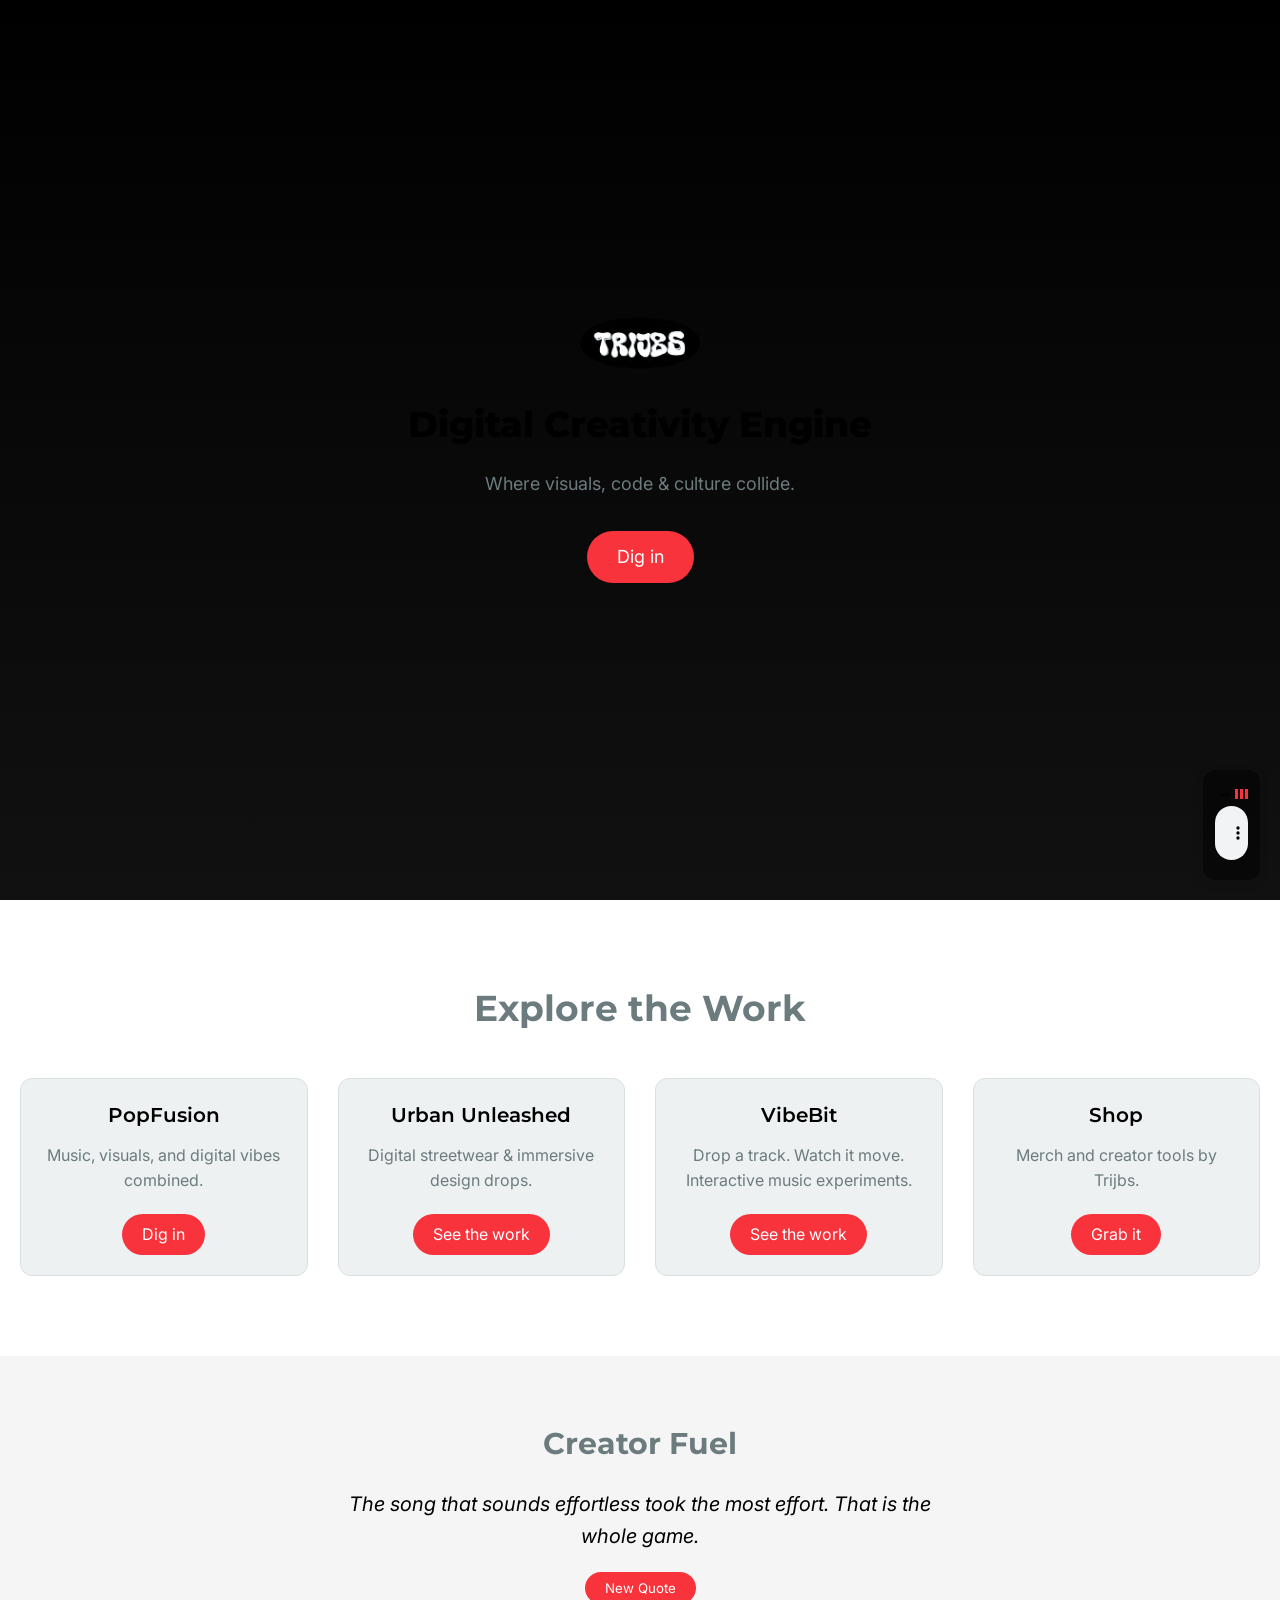
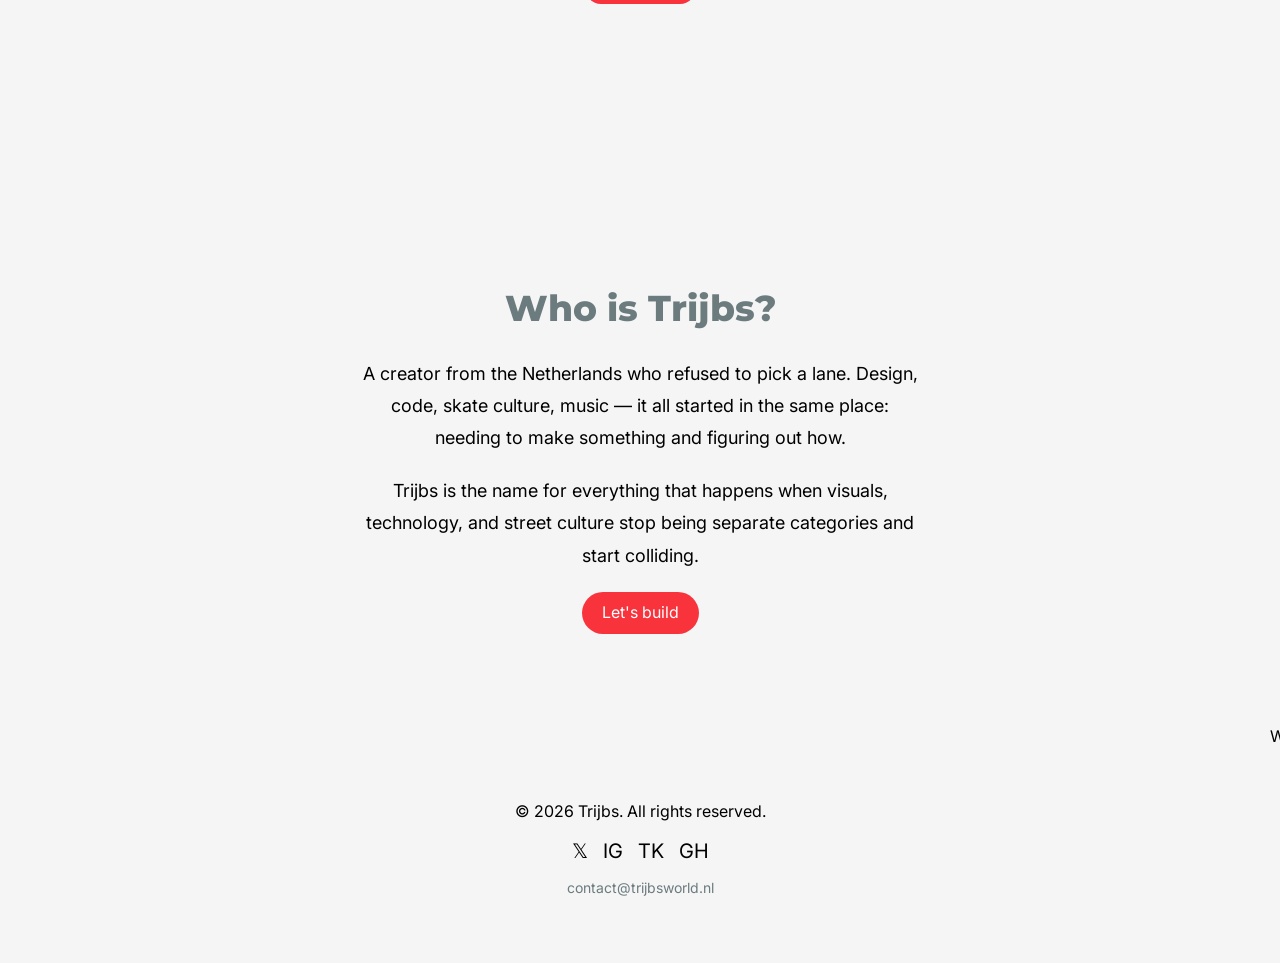
<file: index.html>
<!DOCTYPE html>
<html lang="en">
<head>
  <meta charset="UTF-8" />
  <meta name="viewport" content="width=device-width, initial-scale=1.0" />
  <title>Trijbs – Digital Creator Platform</title>

  <!-- Meta -->
  <meta name="description" content="A hub for experimental projects, creative tools, and interactive experiences by Trijbs.">
  <meta property="og:title" content="Trijbs – Digital Creator Platform" />
  <meta property="og:description" content="Explore visuals, audio, merch, and digital culture all in one place." />
  <meta property="og:image" content="https://trijbsworld.nl/logo.png" />
  <meta property="og:url" content="https://trijbsworld.nl" />
  <meta name="twitter:card" content="summary_large_image" />
  <link rel="icon" href="logo.png" type="image/png" />

  <link rel="preconnect" href="https://fonts.googleapis.com">
  <link rel="preconnect" href="https://fonts.gstatic.com" crossorigin>
  <link href="https://fonts.googleapis.com/css2?family=Inter:wght@300;400;500;600;700&family=Montserrat:wght@400;600;700;800&family=Roboto+Mono:wght@400;500&display=swap" rel="stylesheet">
  <link rel="stylesheet" href="styles.css" />
</head>
<body>
  <!-- Loader -->
  <div id="preloader">
    <img src="loader-logo.png" alt="Trijbs Loading" class="loader-logo" />
  </div>

  <!-- Fullscreen Hero -->
  <section class="fullscreen-hero">
    <div class="hero-inner">
      <img id="logo-img" src="logo.png" alt="Trijbs Logo" class="hero-logo" loading="lazy" />
      <h1>Digital Creativity Engine</h1>
      <p>Where visuals, code &amp; culture collide.</p>
      <a href="#explore" class="btn-primary">Dig in</a>
    </div>
  </section>

  <main>
    <div class="background-wrapper">
      <!-- Project Showcase -->
      <section class="grid-showcase" id="explore" aria-labelledby="projects-heading">
        <h2 id="projects-heading">Explore the Work</h2>
        <div class="grid-container">
          <div class="grid-item">
            <h3>PopFusion</h3>
            <p>Music, visuals, and digital vibes combined.</p>
            <a href="https://popfusion.trijbsworld.nl" target="_blank" rel="noopener" class="btn-secondary">Dig in</a>
          </div>
          <div class="grid-item">
            <h3>Urban Unleashed</h3>
            <p>Digital streetwear &amp; immersive design drops.</p>
            <a href="https://urban-unleashed.vercel.app" target="_blank" rel="noopener" class="btn-secondary">See the work</a>
          </div>
          <div class="grid-item">
            <h3>VibeBit</h3>
            <p>Drop a track. Watch it move. Interactive music experiments.</p>
            <a href="/vibebit/" class="btn-secondary">See the work</a>
          </div>
          <div class="grid-item">
            <h3>Shop</h3>
            <p>Merch and creator tools by Trijbs.</p>
            <a href="https://trijbs.eu/Webshop/" target="_blank" rel="noopener" class="btn-secondary">Grab it</a>
          </div>
        </div>
      </section>

      <!-- Creator Prompt -->
      <section class="quote-generator" aria-labelledby="quote-heading">
        <h2 id="quote-heading">Creator Fuel</h2>
        <blockquote id="quote-box" aria-live="polite">Loading...</blockquote>
        <button onclick="loadQuote()" class="btn-secondary">New Quote</button>
      </section>
    </div>

    <!-- About / Who is Trijbs -->
    <section class="about" id="about" aria-labelledby="about-heading">
      <div class="about-content">
        <h2 id="about-heading">Who is Trijbs?</h2>
        <p>A creator from the Netherlands who refused to pick a lane. Design, code, skate culture, music — it all started in the same place: needing to make something and figuring out how.</p>
        <p>Trijbs is the name for everything that happens when visuals, technology, and street culture stop being separate categories and start colliding.</p>
        <a href="mailto:contact@trijbsworld.nl" class="btn-secondary">Let's build</a>
      </div>
    </section>

    <!-- Text Bar -->
    <div class="text-bar" role="marquee" aria-label="Trijbs — where visuals, code & culture collide">
      <span class="marquee-text">Where visuals, code &amp; culture collide — Build something real — Create today even if it sucks — Trijbs &nbsp;&nbsp;&nbsp;&nbsp;&nbsp;&nbsp; Where visuals, code &amp; culture collide — Build something real — Create today even if it sucks — Trijbs &nbsp;&nbsp;&nbsp;&nbsp;&nbsp;&nbsp;</span>
    </div>
  </main>

  <!-- Audio Player Overlay -->
  <div class="audio-overlay" id="audioOverlay" role="region" aria-label="Audio player">
    <div class="audio-header">
      <button id="minimizeAudio" title="Toggle Audio Player" aria-label="Toggle audio player">–</button>
      <div class="equalizer" aria-hidden="true"><span></span><span></span><span></span></div>
    </div>
    <audio controls loop id="audioPlayer">
      <source src="https://cdn.pixabay.com/download/audio/2022/10/03/audio_1437c36f6e.mp3?filename=lofi-study-112191.mp3" type="audio/mpeg">
    </audio>
  </div>

  <!-- Footer -->
  <footer>
    <p>© 2026 Trijbs. All rights reserved.</p>
    <div class="social-links">
      <a href="https://twitter.com/trijbs" target="_blank" rel="noopener" class="social-icon" aria-label="Trijbs on X (Twitter)">𝕏</a>
      <a href="https://instagram.com/trijbsworld" target="_blank" rel="noopener" class="social-icon" aria-label="Trijbs on Instagram">IG</a>
      <a href="https://www.tiktok.com/@trijbs.i" target="_blank" rel="noopener" class="social-icon" aria-label="Trijbs on TikTok">TK</a>
      <a href="https://github.com/trijbs" target="_blank" rel="noopener" class="social-icon" aria-label="Trijbs on GitHub">GH</a>
    </div>
    <p class="contact-line"><a href="mailto:contact@trijbsworld.nl">contact@trijbsworld.nl</a></p>
  </footer>

  <!-- Inline: theme init (must run before body paint to prevent flash) -->
  <script>
    (function() {
      const saved = localStorage.getItem('theme');
      if (saved === 'light' || saved === 'dark') {
        document.body.classList.add(saved + '-mode');
      } else {
        const prefersLight = window.matchMedia('(prefers-color-scheme: light)').matches;
        document.body.classList.add(prefersLight ? 'light-mode' : 'dark-mode');
      }
    })();
  </script>

  <!-- Inline: core functionality -->
  <script>
    const quotes = [
      // Original
      "Design is intelligence made visible.",
      "Create something today even if it sucks.",
      "Every pixel counts. Every line speaks.",
      "Don't just code. Communicate.",
      "Good design is obvious. Great design is invisible.",
      // Design
      "Good design makes you forget someone made it. Great design makes you want to find out who.",
      "A grid is not a cage. It is a starting point you earn the right to break.",
      "The color you pick for the background matters as much as the color for the text. Everything is the design.",
      "Clients say 'make it pop.' What they mean is 'make it work.' Figure out the difference early.",
      "If your portfolio only shows your best work, it shows your least honest work.",
      // Code
      "The code you write tonight will embarrass you in six months. Ship it anyway.",
      "Commenting your code is writing a letter to yourself at 3am six weeks from now. Be kind to that person.",
      "The bug is always in the last place you look because you stop looking once you find it.",
      "Learning a new framework every month is not being versatile. It is being afraid to go deep.",
      "The best UI is the one the user does not notice. The worst is the one they screenshot.",
      // Skate / Street
      "Skating teaches you that the fall is not the failure. Stopping because you fell is.",
      "Skate spots are not public property. They are borrowed space used better than intended.",
      "The best skaters have the worst footage. They are too busy skating to film themselves.",
      "A fresh pair of shoes will not fix your kickflip. You already know that.",
      "Street culture does not have gatekeepers. It has filters. You either feel it or you do not.",
      // Music / Visual
      "A beat with room in it is more confident than one with everything filled in.",
      "The song that sounds effortless took the most effort. That is the whole game.",
      "Visuals that explain the music were not made for the music. They were made for the algorithm.",
      "Sample something obscure. Not because obscurity is cool — because it means you actually went looking.",
      "The best music video is the one playing in your head when the song hits.",
      // Trijbs originals
      "Where visuals, code and culture collide — that is not a tagline. That is a floor plan.",
      "There is no such thing as a finished project. There is only a project you stopped touching.",
      "You are not a designer who codes or a developer who designs. You are something that does not have a job title yet.",
      "The creative block is not a wall. It is a waiting room. Most people sit in it too long.",
      "Post the work before it is ready. Readiness is a feeling that never fully arrives.",
      "If your process looks clean from the outside, you are either lying or not trying hard enough.",
      "The people who will most value your work are the ones who are also building. Find them.",
      "Being early to something is only valuable if you stay long enough to be proven right.",
      "Trijbs is not a brand. It is a build log."
    ];

    function loadQuote() {
      const box = document.getElementById('quote-box');
      if (box) box.textContent = quotes[Math.floor(Math.random() * quotes.length)];
    }

    window.addEventListener('DOMContentLoaded', loadQuote);

    window.addEventListener('load', function () {
      const preloader = document.getElementById('preloader');
      if (preloader) {
        preloader.style.opacity = '0';
        preloader.style.pointerEvents = 'none';
        setTimeout(() => preloader.remove(), 600);
      }
    });

    document.addEventListener('DOMContentLoaded', () => {
      // Audio toggle
      const toggleBtn = document.getElementById('minimizeAudio');
      const audioPlayer = document.getElementById('audioPlayer');
      if (toggleBtn && audioPlayer) {
        toggleBtn.addEventListener('click', () => {
          const isHidden = audioPlayer.style.display === 'none';
          audioPlayer.style.display = isHidden ? 'block' : 'none';
          toggleBtn.textContent = isHidden ? '–' : '+';
          toggleBtn.setAttribute('aria-label', isHidden ? 'Minimize audio player' : 'Expand audio player');
        });
      }

      // Smooth scroll
      document.querySelectorAll('a[href^="#"]').forEach(anchor => {
        anchor.addEventListener('click', function(e) {
          const target = document.querySelector(this.getAttribute('href'));
          if (target) {
            e.preventDefault();
            target.scrollIntoView({ behavior: 'smooth' });
          }
        });
      });
    });
  </script>

  <!-- Personality & Easter Eggs -->
  <script src="trijbs.js" defer></script>
</body>
</html>
</file>
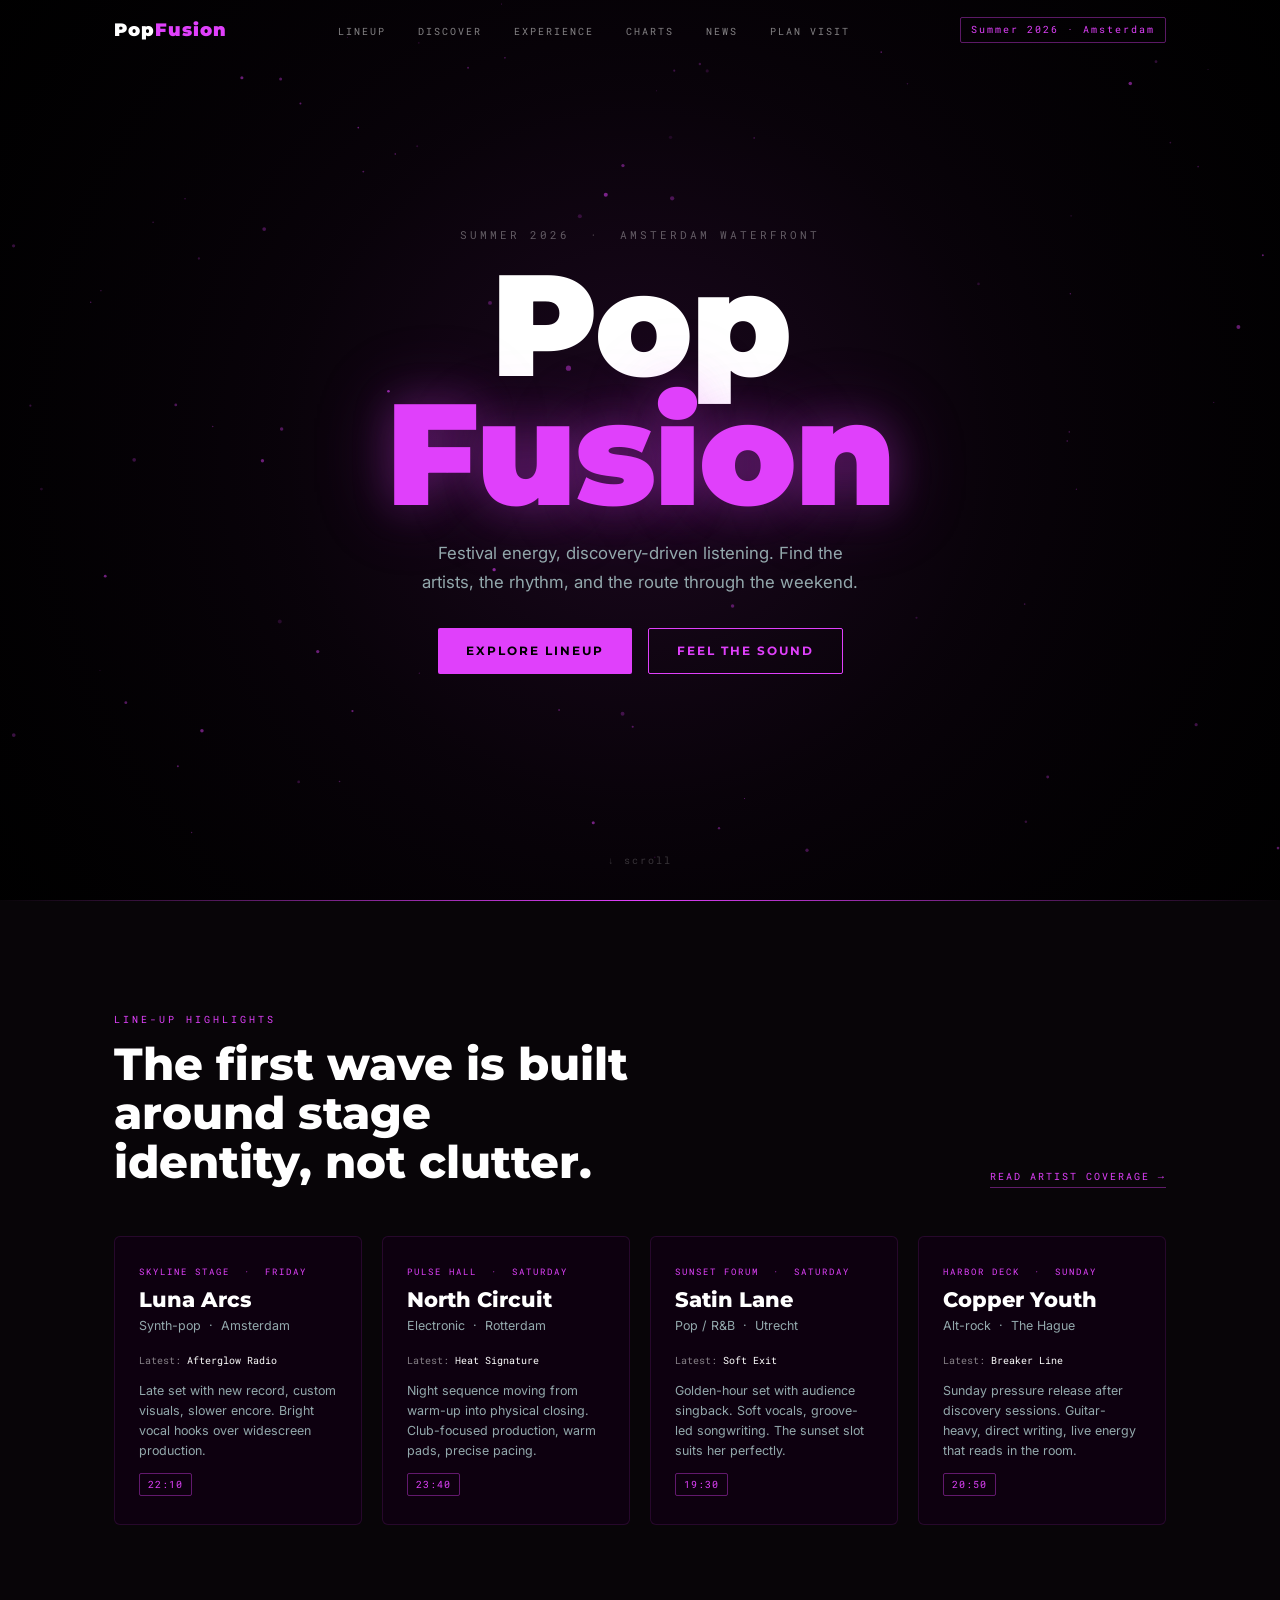
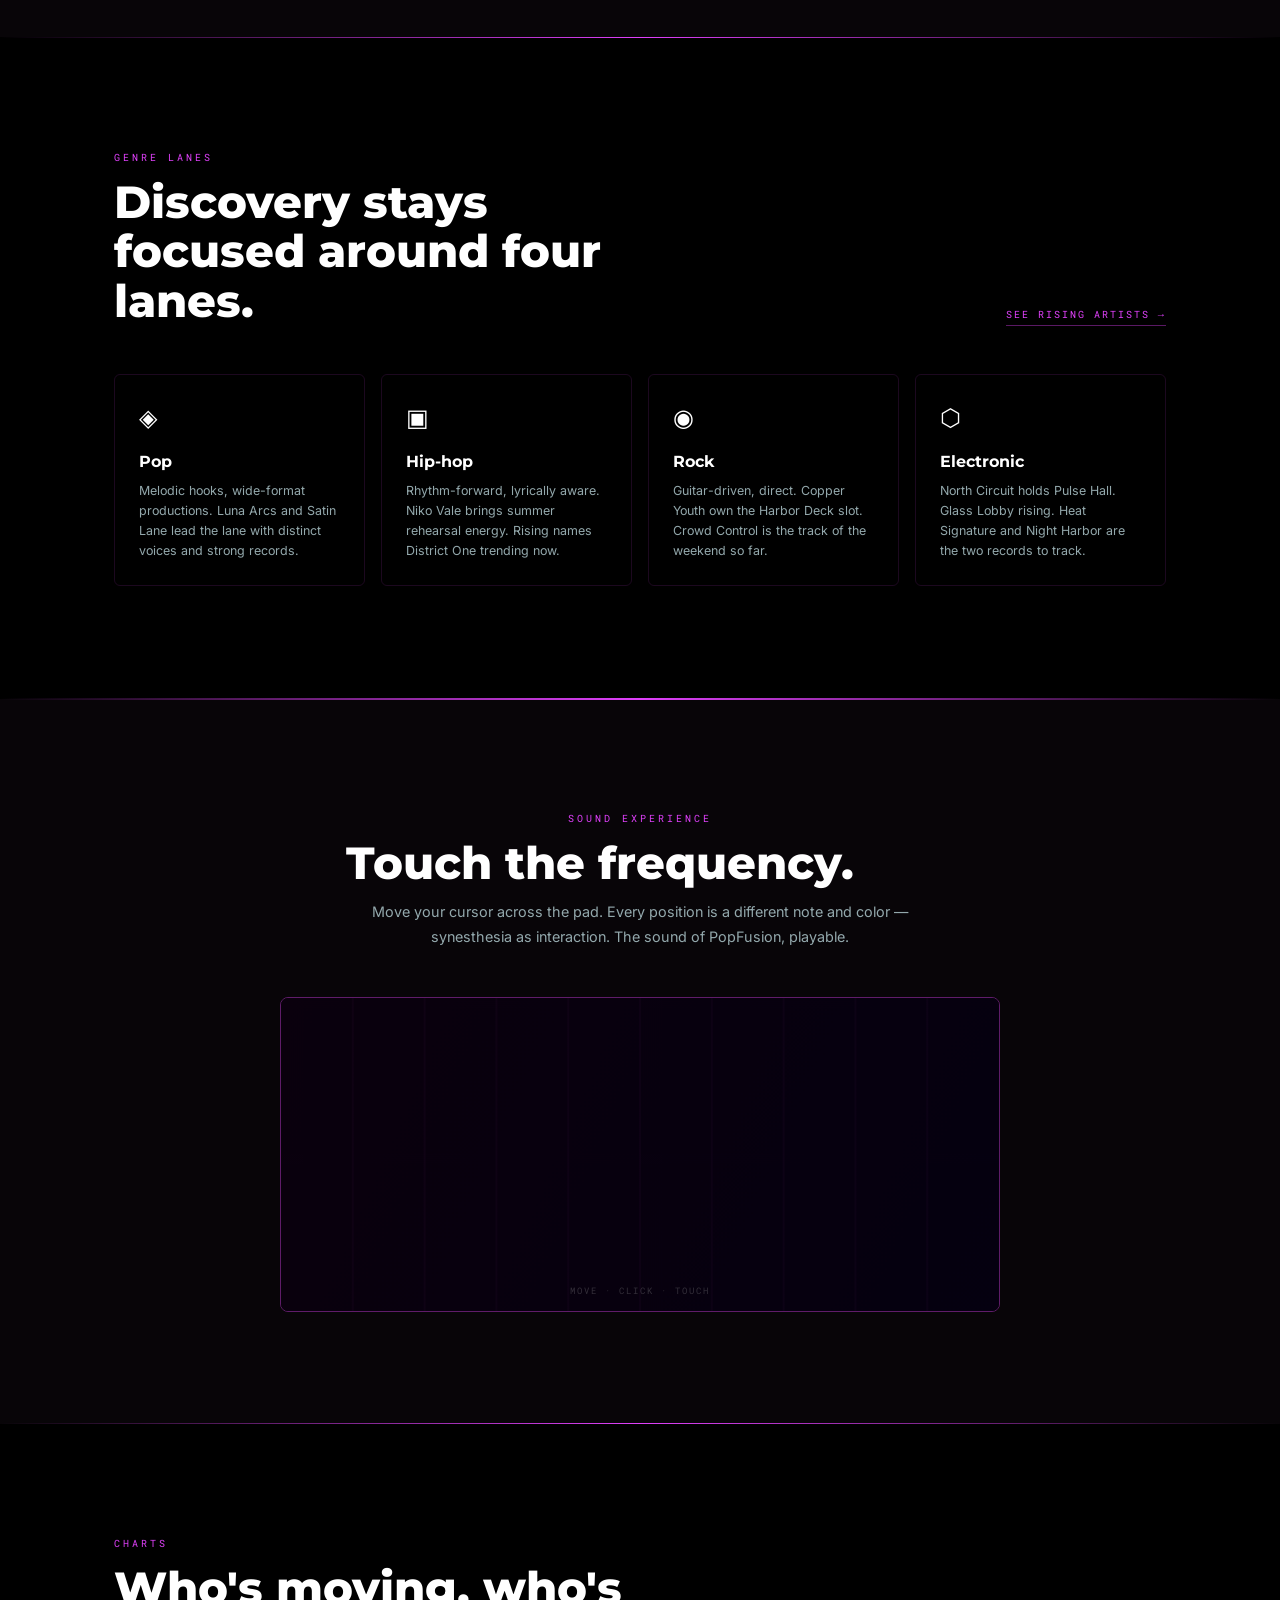
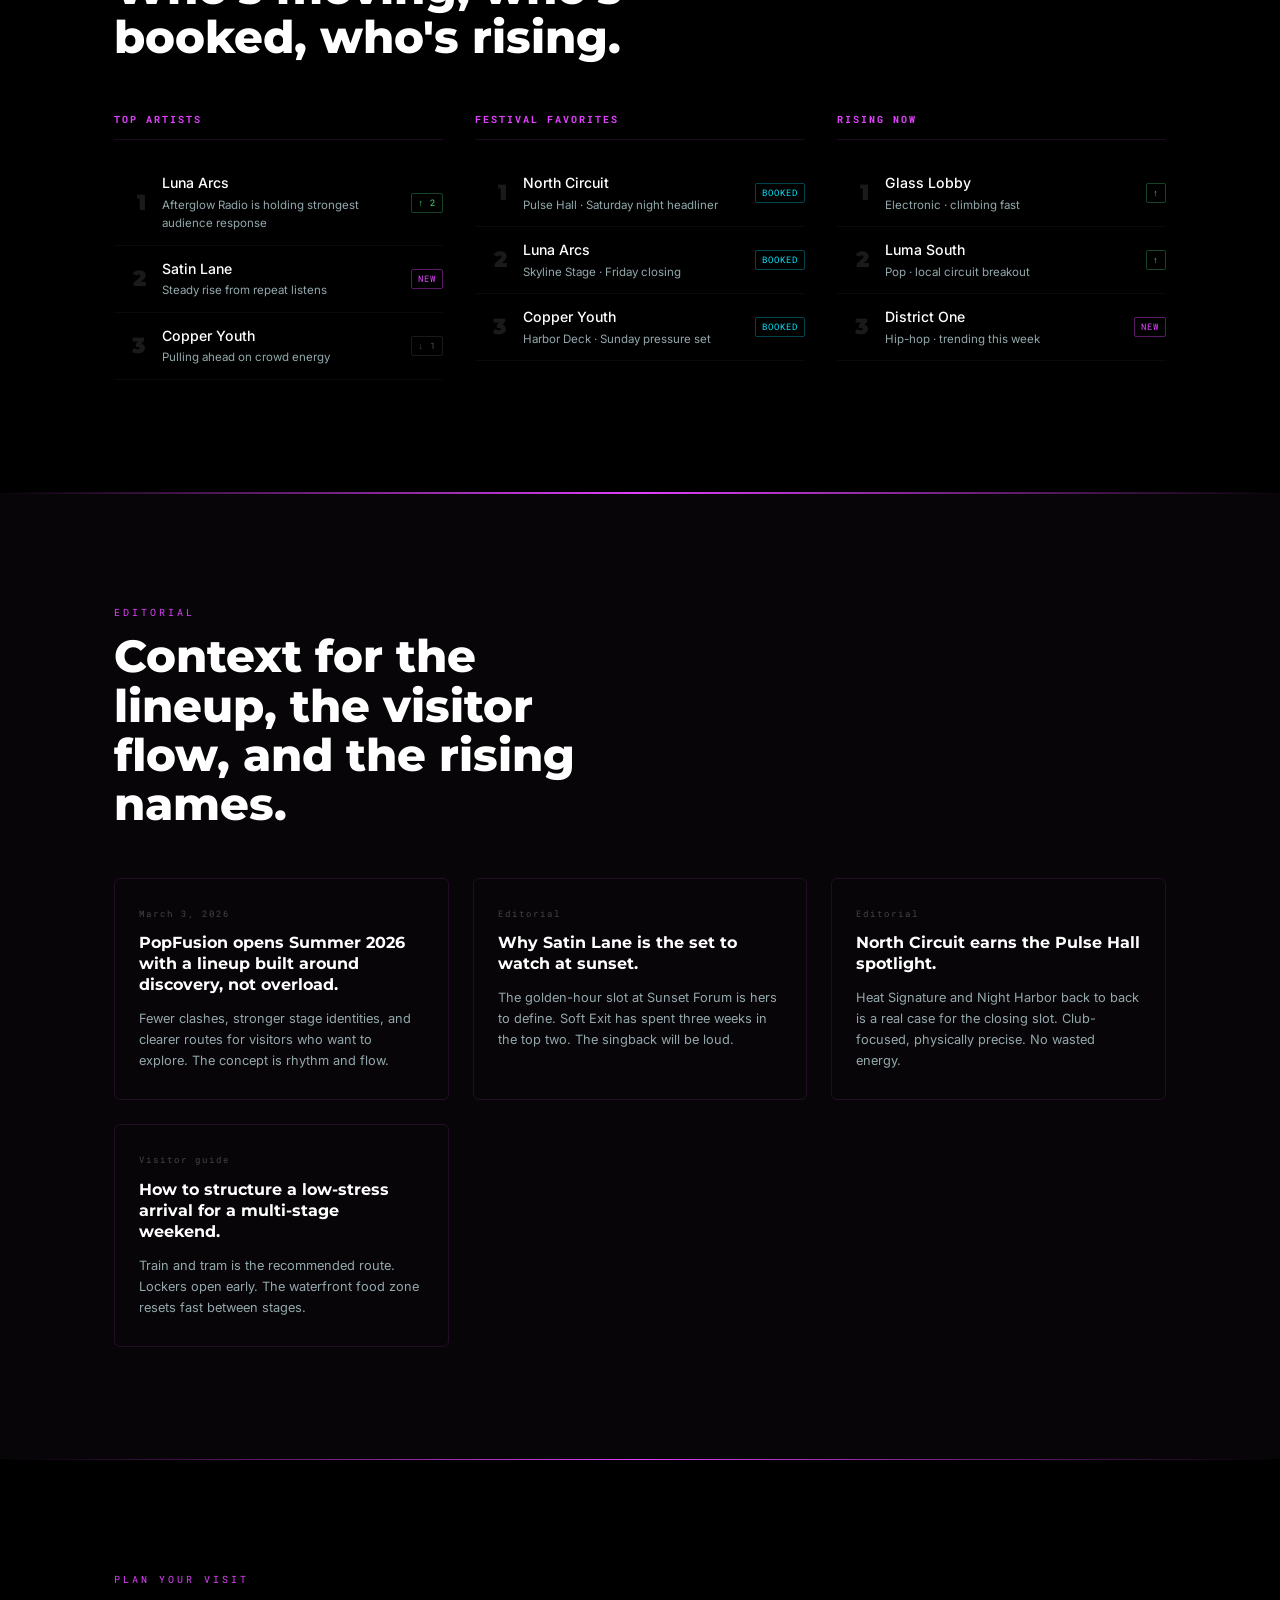
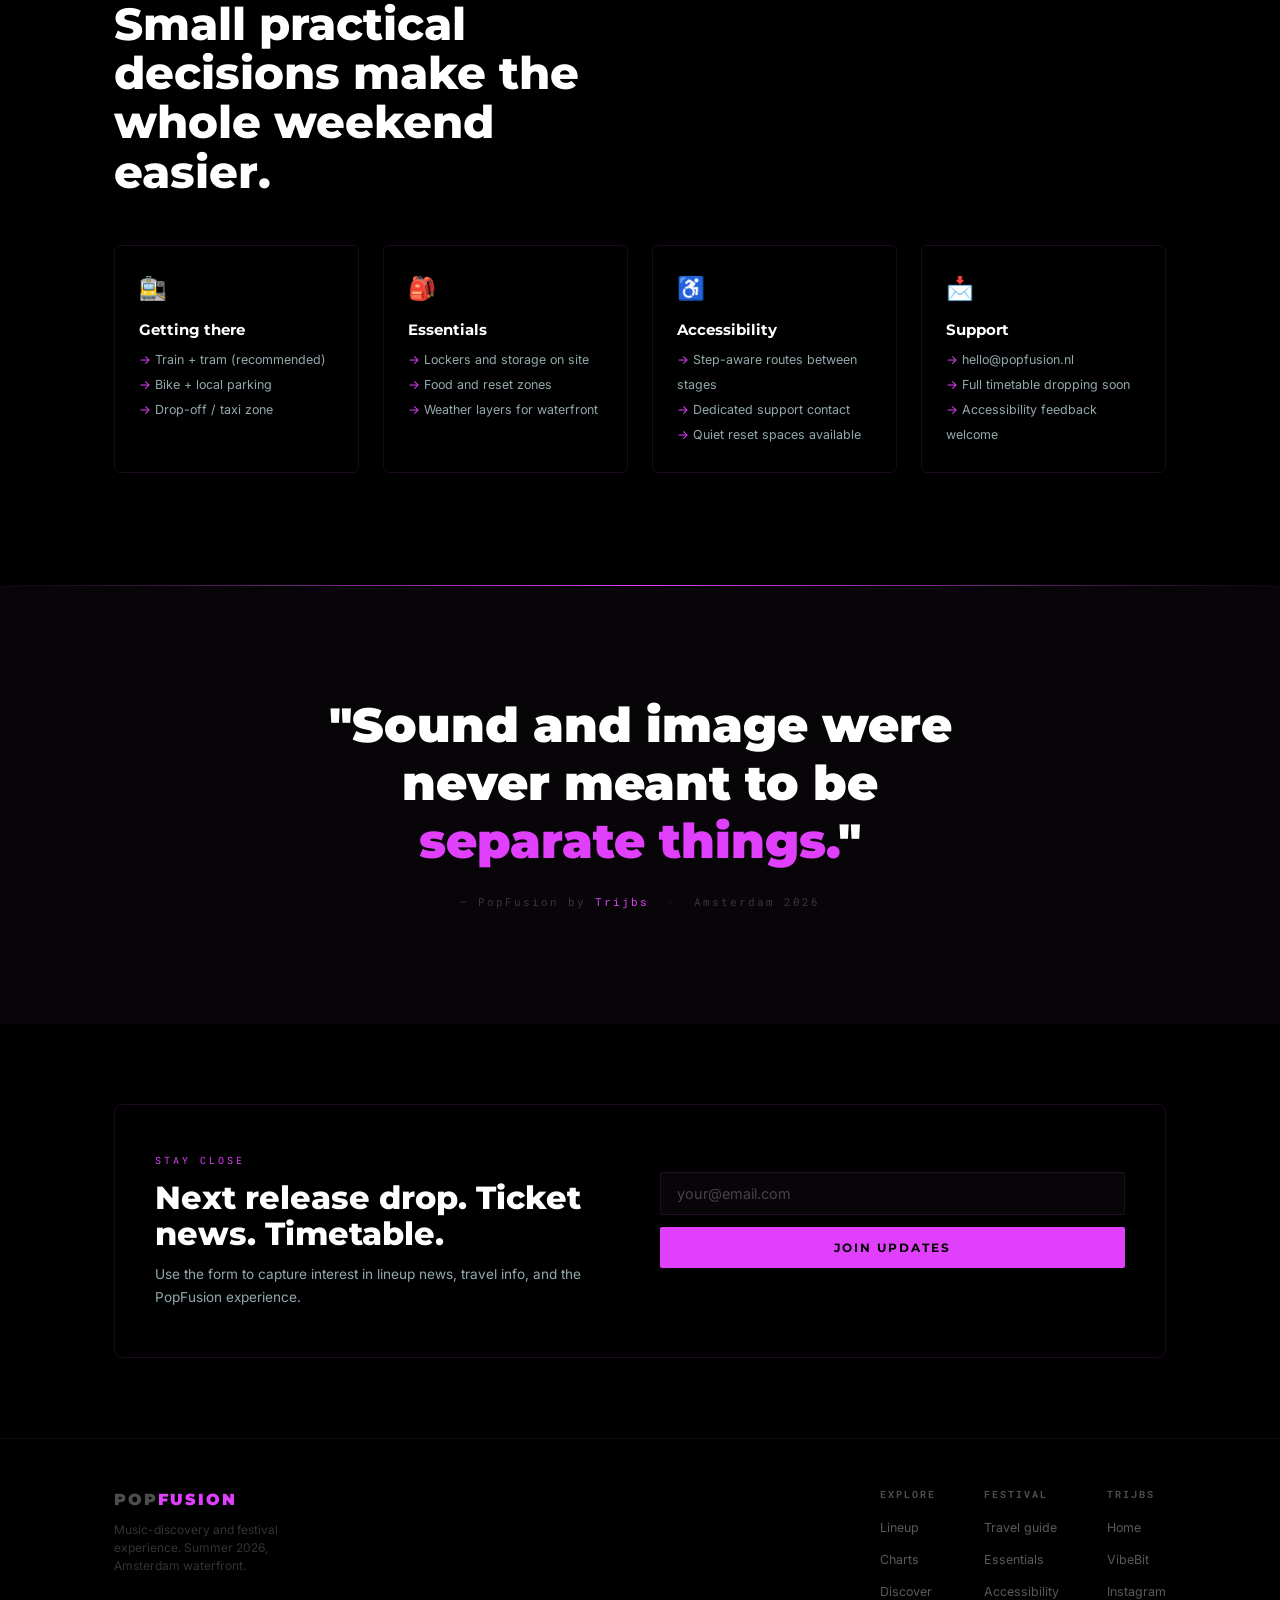
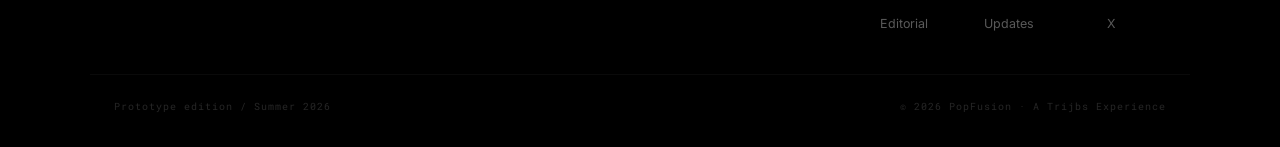
<file: popfusion/index.html>
<!DOCTYPE html>
<html lang="en">
<head>
  <meta charset="UTF-8" />
  <meta name="viewport" content="width=device-width, initial-scale=1.0" />
  <title>PopFusion — Summer 2026 · Amsterdam</title>
  <meta name="description" content="PopFusion combines festival planning with music discovery. Summer 2026, Amsterdam waterfront. A Trijbs experience." />
  <meta property="og:title" content="PopFusion — Summer 2026 · Amsterdam" />
  <meta property="og:description" content="Festival energy, discovery-driven listening. Find the artists, the rhythm, and the route through the weekend." />
  <meta property="og:image" content="https://trijbsworld.nl/logo.png" />
  <link rel="icon" href="../logo.png" type="image/png" />
  <link rel="preconnect" href="https://fonts.googleapis.com">
  <link rel="preconnect" href="https://fonts.gstatic.com" crossorigin>
  <link href="https://fonts.googleapis.com/css2?family=Inter:wght@300;400;500&family=Montserrat:wght@600;700;800;900&family=Roboto+Mono:wght@400&display=swap" rel="stylesheet">

  <style>
    /* ── TOKENS ───────────────────────────────────────────── */
    :root {
      --magenta:       #E040FB;
      --magenta-dark:  #C030D9;
      --magenta-dim:   rgba(224, 64, 251, 0.15);
      --magenta-glow:  rgba(224, 64, 251, 0.25);
      --cyan:          #00E5FF;
      --bg:            #000;
      --surface:       #080508;
      --surface-2:     #0d000f;
      --border:        rgba(224, 64, 251, 0.12);
      --border-hover:  rgba(224, 64, 251, 0.4);
      --neutral:       #93A8AC;
      --white:         #ffffff;
      --font-head:     'Montserrat', sans-serif;
      --font-body:     'Inter', sans-serif;
      --font-mono:     'Roboto Mono', monospace;
      --shell:         min(1100px, 94vw);
      --transition:    200ms ease;
    }

    /* ── RESET ────────────────────────────────────────────── */
    *, *::before, *::after { margin: 0; padding: 0; box-sizing: border-box; }
    html { scroll-behavior: smooth; }
    body {
      background: var(--bg);
      color: var(--white);
      font-family: var(--font-body);
      overflow-x: hidden;
      line-height: 1.6;
    }
    a { color: inherit; text-decoration: none; }
    img { display: block; max-width: 100%; }
    :focus-visible { outline: 2px solid var(--magenta); outline-offset: 3px; }

    /* ── SKIP LINK ────────────────────────────────────────── */
    .skip-link {
      position: absolute;
      top: -999px; left: 1rem;
      background: var(--magenta);
      color: #000;
      font-family: var(--font-head);
      font-weight: 700;
      font-size: 0.75rem;
      padding: 8px 16px;
      z-index: 999;
    }
    .skip-link:focus { top: 1rem; }

    /* ── NAV ──────────────────────────────────────────────── */
    .site-header {
      position: fixed;
      top: 0; left: 0; right: 0;
      z-index: 100;
      padding: 1rem 0;
      transition: background var(--transition), backdrop-filter var(--transition);
    }
    .site-header.scrolled {
      background: rgba(0,0,0,0.85);
      backdrop-filter: blur(12px);
      border-bottom: 1px solid var(--border);
    }
    .nav-inner {
      max-width: var(--shell);
      margin: 0 auto;
      padding: 0 1.5rem;
      display: flex;
      align-items: center;
      justify-content: space-between;
      gap: 2rem;
    }
    .nav-brand {
      font-family: var(--font-head);
      font-weight: 900;
      font-size: 1.1rem;
      letter-spacing: 1px;
    }
    .nav-brand .pf-pop  { color: var(--white); }
    .nav-brand .pf-fuse { color: var(--magenta); }

    .nav-links {
      display: flex;
      gap: 2rem;
      list-style: none;
    }
    .nav-links a {
      font-family: var(--font-mono);
      font-size: 0.65rem;
      letter-spacing: 2px;
      text-transform: uppercase;
      color: rgba(255,255,255,0.5);
      transition: color var(--transition);
    }
    .nav-links a:hover { color: var(--magenta); }

    .nav-tag {
      font-family: var(--font-mono);
      font-size: 0.6rem;
      letter-spacing: 2px;
      color: var(--magenta);
      border: 1px solid var(--border-hover);
      padding: 4px 10px;
      border-radius: 2px;
      white-space: nowrap;
    }

    /* Mobile nav */
    .nav-toggle {
      display: none;
      background: none;
      border: none;
      color: var(--white);
      font-family: var(--font-mono);
      font-size: 0.7rem;
      letter-spacing: 2px;
      cursor: pointer;
      padding: 4px;
    }

    @media (max-width: 700px) {
      .nav-toggle { display: block; }
      .nav-links {
        display: none;
        position: absolute;
        top: 100%; left: 0; right: 0;
        background: rgba(0,0,0,0.96);
        flex-direction: column;
        gap: 0;
        border-bottom: 1px solid var(--border);
        padding: 1rem 0;
      }
      .nav-links.open { display: flex; }
      .nav-links a {
        padding: 0.75rem 1.5rem;
        display: block;
      }
      .nav-tag { display: none; }
    }

    /* ── UTILS ────────────────────────────────────────────── */
    .shell { max-width: var(--shell); margin: 0 auto; padding: 0 1.5rem; }
    .eyebrow {
      font-family: var(--font-mono);
      font-size: 0.62rem;
      letter-spacing: 3px;
      color: var(--magenta);
      text-transform: uppercase;
      margin-bottom: 0.75rem;
      display: block;
    }
    .section-heading {
      display: flex;
      align-items: flex-end;
      justify-content: space-between;
      gap: 1.5rem;
      margin-bottom: 3rem;
      flex-wrap: wrap;
    }
    .section-title {
      font-family: var(--font-head);
      font-weight: 800;
      font-size: clamp(1.6rem, 4vw, 2.8rem);
      line-height: 1.1;
      max-width: 520px;
    }
    .text-link {
      font-family: var(--font-mono);
      font-size: 0.65rem;
      letter-spacing: 2px;
      color: var(--magenta);
      text-transform: uppercase;
      border-bottom: 1px solid var(--border-hover);
      padding-bottom: 2px;
      transition: opacity var(--transition);
      white-space: nowrap;
    }
    .text-link:hover { opacity: 0.7; }
    .divider {
      height: 1px;
      background: linear-gradient(to right, transparent, var(--magenta), transparent);
    }

    /* Buttons */
    .btn-primary {
      font-family: var(--font-head);
      font-weight: 700;
      font-size: 0.78rem;
      letter-spacing: 2px;
      text-transform: uppercase;
      color: #000;
      background: var(--magenta);
      border: none;
      padding: 13px 28px;
      border-radius: 2px;
      cursor: pointer;
      display: inline-block;
      transition: background var(--transition), transform var(--transition), box-shadow var(--transition);
    }
    .btn-primary:hover {
      background: var(--magenta-dark);
      transform: translateY(-2px);
      box-shadow: 0 8px 24px var(--magenta-glow);
    }
    .btn-ghost {
      font-family: var(--font-head);
      font-weight: 700;
      font-size: 0.78rem;
      letter-spacing: 2px;
      text-transform: uppercase;
      color: var(--magenta);
      background: transparent;
      border: 1.5px solid var(--magenta);
      padding: 12px 28px;
      border-radius: 2px;
      cursor: pointer;
      display: inline-block;
      transition: background var(--transition), transform var(--transition);
    }
    .btn-ghost:hover {
      background: var(--magenta-dim);
      transform: translateY(-2px);
    }

    /* Reveal on scroll */
    .reveal {
      opacity: 0;
      transform: translateY(24px);
      transition: opacity 0.55s ease, transform 0.55s ease;
    }
    .reveal.visible {
      opacity: 1;
      transform: translateY(0);
    }

    /* ── HERO ─────────────────────────────────────────────── */
    #hero {
      position: relative;
      height: 100vh;
      min-height: 560px;
      display: flex;
      flex-direction: column;
      align-items: center;
      justify-content: center;
      text-align: center;
      overflow: hidden;
    }
    #hero-canvas {
      position: absolute;
      inset: 0;
      width: 100%;
      height: 100%;
    }
    .hero-content {
      position: relative;
      z-index: 2;
      padding: 2rem;
    }
    .hero-title {
      font-family: var(--font-head);
      font-weight: 900;
      font-size: clamp(3.5rem, 12vw, 9rem);
      line-height: 0.9;
      letter-spacing: -2px;
      margin-bottom: 1.25rem;
    }
    .hero-title .pop   { color: var(--white); }
    .hero-title .fusion {
      color: var(--magenta);
      text-shadow: 0 0 40px var(--magenta-glow), 0 0 80px var(--magenta-glow);
    }
    .hero-meta {
      font-family: var(--font-mono);
      font-size: 0.7rem;
      letter-spacing: 3px;
      color: rgba(255,255,255,0.35);
      margin-bottom: 1rem;
      text-transform: uppercase;
    }
    .hero-sub {
      font-size: clamp(0.9rem, 2vw, 1.05rem);
      color: var(--neutral);
      max-width: 440px;
      margin: 0 auto 2rem;
      line-height: 1.7;
    }
    .hero-cta {
      display: inline-flex;
      gap: 1rem;
      flex-wrap: wrap;
      justify-content: center;
    }
    .scroll-hint {
      position: absolute;
      bottom: 2rem;
      left: 50%;
      transform: translateX(-50%);
      font-family: var(--font-mono);
      font-size: 0.6rem;
      letter-spacing: 2px;
      color: rgba(255,255,255,0.2);
      z-index: 2;
      animation: bobDown 2s ease-in-out infinite;
    }
    @keyframes bobDown {
      0%, 100% { transform: translateX(-50%) translateY(0); }
      50%       { transform: translateX(-50%) translateY(6px); }
    }

    /* ── LINEUP ───────────────────────────────────────────── */
    #lineup {
      padding: 7rem 0;
      background: var(--surface);
      position: relative;
    }
    #lineup::before { content: ''; position: absolute; top: 0; left: 0; right: 0; height: 1px; background: linear-gradient(to right, transparent, var(--magenta), transparent); }

    .lineup-grid {
      display: grid;
      grid-template-columns: repeat(auto-fit, minmax(240px, 1fr));
      gap: 1.25rem;
    }
    .artist-card {
      background: var(--surface-2);
      border: 1px solid var(--border);
      border-radius: 6px;
      padding: 1.75rem 1.5rem;
      position: relative;
      overflow: hidden;
      transition: border-color var(--transition), transform var(--transition), box-shadow var(--transition);
    }
    .artist-card::before {
      content: '';
      position: absolute;
      top: 0; left: 0; right: 0;
      height: 2px;
      background: var(--magenta);
      transform: scaleX(0);
      transform-origin: left;
      transition: transform 0.3s ease;
    }
    .artist-card:hover {
      border-color: var(--border-hover);
      transform: translateY(-4px);
      box-shadow: 0 12px 32px rgba(224,64,251,0.1);
    }
    .artist-card:hover::before { transform: scaleX(1); }

    .artist-stage {
      font-family: var(--font-mono);
      font-size: 0.58rem;
      letter-spacing: 2px;
      color: var(--magenta);
      text-transform: uppercase;
      margin-bottom: 0.5rem;
    }
    .artist-name {
      font-family: var(--font-head);
      font-weight: 800;
      font-size: 1.3rem;
      margin-bottom: 0.25rem;
      line-height: 1.2;
    }
    .artist-genre {
      font-size: 0.78rem;
      color: var(--neutral);
      margin-bottom: 1rem;
    }
    .artist-record {
      font-family: var(--font-mono);
      font-size: 0.65rem;
      color: rgba(255,255,255,0.5);
      margin-bottom: 0.5rem;
    }
    .artist-record span { color: var(--white); }
    .artist-time {
      display: inline-block;
      font-family: var(--font-mono);
      font-size: 0.6rem;
      letter-spacing: 1px;
      color: var(--magenta);
      border: 1px solid var(--border-hover);
      padding: 3px 8px;
      border-radius: 2px;
      margin-top: 0.75rem;
    }
    .artist-desc {
      font-size: 0.78rem;
      color: var(--neutral);
      line-height: 1.6;
      margin-top: 0.75rem;
    }

    /* ── GENRE LANES ──────────────────────────────────────── */
    #genres {
      padding: 7rem 0;
    }
    .genre-grid {
      display: grid;
      grid-template-columns: repeat(auto-fit, minmax(200px, 1fr));
      gap: 1rem;
    }
    .genre-card {
      border: 1px solid var(--border);
      border-radius: 6px;
      padding: 1.5rem;
      transition: background var(--transition), border-color var(--transition);
      cursor: default;
    }
    .genre-card:hover {
      background: var(--magenta-dim);
      border-color: var(--border-hover);
    }
    .genre-icon {
      font-size: 1.5rem;
      margin-bottom: 0.75rem;
    }
    .genre-name {
      font-family: var(--font-head);
      font-weight: 700;
      font-size: 1rem;
      margin-bottom: 0.4rem;
    }
    .genre-desc {
      font-size: 0.78rem;
      color: var(--neutral);
      line-height: 1.6;
    }

    /* ── INTERACTIVE PAD ──────────────────────────────────── */
    #interactive {
      padding: 7rem 0;
      background: var(--surface);
      position: relative;
      text-align: center;
    }
    #interactive::before { content: ''; position: absolute; top: 0; left: 0; right: 0; height: 1px; background: linear-gradient(to right, transparent, var(--magenta), transparent); }
    #interactive::after  { content: ''; position: absolute; bottom: 0; left: 0; right: 0; height: 1px; background: linear-gradient(to right, transparent, var(--magenta), transparent); }

    .pad-intro {
      max-width: 600px;
      margin: 0 auto 3rem;
    }
    .pad-intro .section-title { margin-bottom: 0.75rem; }
    .pad-sub {
      font-size: 0.9rem;
      color: var(--neutral);
      line-height: 1.7;
    }

    #synth-pad {
      width: 100%;
      max-width: 720px;
      margin: 0 auto;
      aspect-ratio: 16/7;
      border-radius: 8px;
      border: 1px solid var(--border-hover);
      position: relative;
      overflow: hidden;
      cursor: crosshair;
      touch-action: none;
    }
    #synth-canvas { width: 100%; height: 100%; display: block; }
    .pad-label {
      position: absolute;
      bottom: 12px;
      left: 50%;
      transform: translateX(-50%);
      font-family: var(--font-mono);
      font-size: 0.58rem;
      letter-spacing: 2px;
      color: rgba(255,255,255,0.18);
      pointer-events: none;
      white-space: nowrap;
    }

    /* ── CHARTS ───────────────────────────────────────────── */
    #charts {
      padding: 7rem 0;
    }
    .charts-cols {
      display: grid;
      grid-template-columns: repeat(auto-fit, minmax(260px, 1fr));
      gap: 2rem;
    }
    .chart-block h3 {
      font-family: var(--font-mono);
      font-size: 0.65rem;
      letter-spacing: 2px;
      color: var(--magenta);
      text-transform: uppercase;
      margin-bottom: 1.25rem;
      padding-bottom: 0.75rem;
      border-bottom: 1px solid var(--border);
    }
    .chart-item {
      display: flex;
      align-items: center;
      gap: 1rem;
      padding: 0.75rem 0;
      border-bottom: 1px solid rgba(255,255,255,0.04);
    }
    .chart-rank {
      font-family: var(--font-head);
      font-weight: 900;
      font-size: 1.4rem;
      color: rgba(255,255,255,0.1);
      min-width: 2rem;
      text-align: right;
    }
    .chart-info { flex: 1; min-width: 0; }
    .chart-name {
      font-weight: 500;
      font-size: 0.88rem;
      white-space: nowrap;
      overflow: hidden;
      text-overflow: ellipsis;
    }
    .chart-sub {
      font-size: 0.72rem;
      color: var(--neutral);
      margin-top: 1px;
    }
    .chart-badge {
      font-family: var(--font-mono);
      font-size: 0.55rem;
      letter-spacing: 1px;
      padding: 2px 6px;
      border-radius: 2px;
      white-space: nowrap;
    }
    .badge-up    { color: #4ade80; border: 1px solid rgba(74,222,128,0.3); }
    .badge-new   { color: var(--magenta); border: 1px solid var(--border-hover); }
    .badge-down  { color: rgba(255,255,255,0.3); border: 1px solid rgba(255,255,255,0.1); }
    .badge-book  { color: var(--cyan); border: 1px solid rgba(0,229,255,0.3); }

    /* ── NEWS ─────────────────────────────────────────────── */
    #news {
      padding: 7rem 0;
      background: var(--surface);
      position: relative;
    }
    #news::before { content: ''; position: absolute; top: 0; left: 0; right: 0; height: 1px; background: linear-gradient(to right, transparent, var(--magenta), transparent); }

    .news-grid {
      display: grid;
      grid-template-columns: repeat(auto-fit, minmax(280px, 1fr));
      gap: 1.5rem;
    }
    .news-card {
      border: 1px solid var(--border);
      border-radius: 6px;
      padding: 1.75rem 1.5rem;
      transition: border-color var(--transition), transform var(--transition);
      position: relative;
      overflow: hidden;
    }
    .news-card::before {
      content: '';
      position: absolute;
      top: 0; left: 0; right: 0;
      height: 2px;
      background: var(--magenta);
      transform: scaleX(0);
      transform-origin: left;
      transition: transform 0.3s ease;
    }
    .news-card:hover { border-color: var(--border-hover); transform: translateY(-3px); }
    .news-card:hover::before { transform: scaleX(1); }
    .news-date {
      font-family: var(--font-mono);
      font-size: 0.58rem;
      letter-spacing: 2px;
      color: rgba(255,255,255,0.25);
      margin-bottom: 0.75rem;
    }
    .news-headline {
      font-family: var(--font-head);
      font-weight: 700;
      font-size: 1rem;
      line-height: 1.3;
      margin-bottom: 0.75rem;
    }
    .news-body {
      font-size: 0.8rem;
      color: var(--neutral);
      line-height: 1.65;
    }

    /* ── VISIT ────────────────────────────────────────────── */
    #visit {
      padding: 7rem 0;
    }
    .visit-grid {
      display: grid;
      grid-template-columns: repeat(auto-fit, minmax(220px, 1fr));
      gap: 1.5rem;
    }
    .visit-block {
      padding: 1.5rem;
      border: 1px solid var(--border);
      border-radius: 6px;
      transition: border-color var(--transition);
    }
    .visit-block:hover { border-color: var(--border-hover); }
    .visit-icon {
      font-size: 1.4rem;
      margin-bottom: 0.75rem;
    }
    .visit-title {
      font-family: var(--font-head);
      font-weight: 700;
      font-size: 0.95rem;
      margin-bottom: 0.4rem;
    }
    .visit-items {
      list-style: none;
      font-size: 0.78rem;
      color: var(--neutral);
      line-height: 2;
    }
    .visit-items li::before {
      content: '→ ';
      color: var(--magenta);
    }

    /* ── MANIFESTO ────────────────────────────────────────── */
    #manifesto {
      padding: 7rem 2rem;
      background: var(--surface);
      text-align: center;
      position: relative;
    }
    #manifesto::before { content: ''; position: absolute; top: 0; left: 0; right: 0; height: 1px; background: linear-gradient(to right, transparent, var(--magenta), transparent); }
    .manifesto-text {
      font-family: var(--font-head);
      font-weight: 900;
      font-size: clamp(1.5rem, 4vw, 3rem);
      line-height: 1.2;
      max-width: 700px;
      margin: 0 auto 1.5rem;
    }
    .manifesto-text em { color: var(--magenta); font-style: normal; }
    .manifesto-credit {
      font-family: var(--font-mono);
      font-size: 0.68rem;
      color: rgba(255,255,255,0.2);
      letter-spacing: 2px;
    }
    .manifesto-credit a { color: var(--magenta); }

    /* ── NEWSLETTER ───────────────────────────────────────── */
    #updates {
      padding: 5rem 0;
    }
    .updates-panel {
      border: 1px solid var(--border);
      border-radius: 8px;
      padding: 3rem 2.5rem;
      display: grid;
      grid-template-columns: 1fr 1fr;
      gap: 2.5rem;
      align-items: center;
    }
    .updates-copy .section-title { font-size: clamp(1.4rem, 3vw, 2rem); }
    .updates-copy p {
      font-size: 0.85rem;
      color: var(--neutral);
      margin-top: 0.75rem;
      line-height: 1.7;
    }
    .updates-form { display: flex; flex-direction: column; gap: 0.75rem; }
    .updates-form input[type="email"] {
      background: var(--surface);
      border: 1px solid var(--border);
      border-radius: 2px;
      color: var(--white);
      font-family: var(--font-body);
      font-size: 0.9rem;
      padding: 12px 16px;
      width: 100%;
      outline: none;
      transition: border-color var(--transition);
    }
    .updates-form input[type="email"]:focus { border-color: var(--magenta); }
    .updates-form input::placeholder { color: rgba(255,255,255,0.25); }
    .form-feedback {
      font-family: var(--font-mono);
      font-size: 0.65rem;
      letter-spacing: 1px;
      color: var(--magenta);
      min-height: 1em;
    }

    @media (max-width: 680px) {
      .updates-panel { grid-template-columns: 1fr; }
    }

    /* ── FOOTER ───────────────────────────────────────────── */
    footer {
      padding: 3rem 0 2rem;
      border-top: 1px solid rgba(255,255,255,0.05);
    }
    .footer-inner {
      max-width: var(--shell);
      margin: 0 auto;
      padding: 0 1.5rem;
      display: grid;
      grid-template-columns: 1fr auto auto auto;
      gap: 3rem;
      align-items: start;
    }
    .footer-brand-name {
      font-family: var(--font-head);
      font-weight: 900;
      font-size: 1rem;
      letter-spacing: 2px;
      color: rgba(255,255,255,0.3);
      margin-bottom: 0.5rem;
    }
    .footer-brand-name span { color: var(--magenta); }
    .footer-tagline {
      font-size: 0.75rem;
      color: rgba(255,255,255,0.2);
      line-height: 1.5;
      max-width: 200px;
    }
    .footer-col h4 {
      font-family: var(--font-mono);
      font-size: 0.6rem;
      letter-spacing: 2px;
      color: rgba(255,255,255,0.3);
      text-transform: uppercase;
      margin-bottom: 0.75rem;
    }
    .footer-col ul { list-style: none; }
    .footer-col ul li { margin-bottom: 0.4rem; }
    .footer-col a {
      font-size: 0.78rem;
      color: rgba(255,255,255,0.35);
      transition: color var(--transition);
    }
    .footer-col a:hover { color: var(--magenta); }
    .footer-bottom {
      max-width: var(--shell);
      margin: 2rem auto 0;
      padding: 1.5rem 1.5rem 0;
      border-top: 1px solid rgba(255,255,255,0.04);
      display: flex;
      justify-content: space-between;
      align-items: center;
      flex-wrap: wrap;
      gap: 0.5rem;
    }
    .footer-bottom span {
      font-family: var(--font-mono);
      font-size: 0.6rem;
      letter-spacing: 1px;
      color: rgba(255,255,255,0.15);
    }

    @media (max-width: 700px) {
      .footer-inner { grid-template-columns: 1fr 1fr; }
      .footer-brand { grid-column: 1 / -1; }
    }
    @media (max-width: 480px) {
      .footer-inner { grid-template-columns: 1fr; }
      .hero-title { letter-spacing: -1px; }
    }
  </style>
</head>
<body>
  <a class="skip-link" href="#main">Skip to content</a>

  <!-- Nav -->
  <header class="site-header" id="site-header">
    <div class="nav-inner">
      <a href="/popfusion/" class="nav-brand" aria-label="PopFusion home">
        <span class="pf-pop">Pop</span><span class="pf-fuse">Fusion</span>
      </a>
      <button class="nav-toggle" aria-expanded="false" aria-controls="nav-links" id="nav-toggle">Menu</button>
      <ul class="nav-links" id="nav-links" role="list">
        <li><a href="#lineup">Lineup</a></li>
        <li><a href="#genres">Discover</a></li>
        <li><a href="#interactive">Experience</a></li>
        <li><a href="#charts">Charts</a></li>
        <li><a href="#news">News</a></li>
        <li><a href="#visit">Plan Visit</a></li>
      </ul>
      <span class="nav-tag">Summer 2026 · Amsterdam</span>
    </div>
  </header>

  <main id="main">

    <!-- Hero -->
    <section id="hero">
      <canvas id="hero-canvas" aria-hidden="true"></canvas>
      <div class="hero-content">
        <p class="hero-meta">Summer 2026 &nbsp;·&nbsp; Amsterdam Waterfront</p>
        <h1 class="hero-title">
          <span class="pop">Pop</span><br>
          <span class="fusion">Fusion</span>
        </h1>
        <p class="hero-sub">Festival energy, discovery-driven listening. Find the artists, the rhythm, and the route through the weekend.</p>
        <div class="hero-cta">
          <a href="#lineup" class="btn-primary">Explore lineup</a>
          <a href="#interactive" class="btn-ghost">Feel the sound</a>
        </div>
      </div>
      <p class="scroll-hint" aria-hidden="true">↓ scroll</p>
    </section>

    <!-- Lineup -->
    <section id="lineup" aria-labelledby="lineup-heading">
      <div class="shell">
        <div class="section-heading reveal">
          <div>
            <span class="eyebrow">Line-up highlights</span>
            <h2 class="section-title" id="lineup-heading">The first wave is built around stage identity, not clutter.</h2>
          </div>
          <a href="#news" class="text-link">Read artist coverage →</a>
        </div>
        <div class="lineup-grid">

          <article class="artist-card reveal">
            <p class="artist-stage">Skyline Stage &nbsp;·&nbsp; Friday</p>
            <h3 class="artist-name">Luna Arcs</h3>
            <p class="artist-genre">Synth-pop &nbsp;·&nbsp; Amsterdam</p>
            <p class="artist-record">Latest: <span>Afterglow Radio</span></p>
            <p class="artist-desc">Late set with new record, custom visuals, slower encore. Bright vocal hooks over widescreen production.</p>
            <span class="artist-time">22:10</span>
          </article>

          <article class="artist-card reveal">
            <p class="artist-stage">Pulse Hall &nbsp;·&nbsp; Saturday</p>
            <h3 class="artist-name">North Circuit</h3>
            <p class="artist-genre">Electronic &nbsp;·&nbsp; Rotterdam</p>
            <p class="artist-record">Latest: <span>Heat Signature</span></p>
            <p class="artist-desc">Night sequence moving from warm-up into physical closing. Club-focused production, warm pads, precise pacing.</p>
            <span class="artist-time">23:40</span>
          </article>

          <article class="artist-card reveal">
            <p class="artist-stage">Sunset Forum &nbsp;·&nbsp; Saturday</p>
            <h3 class="artist-name">Satin Lane</h3>
            <p class="artist-genre">Pop / R&amp;B &nbsp;·&nbsp; Utrecht</p>
            <p class="artist-record">Latest: <span>Soft Exit</span></p>
            <p class="artist-desc">Golden-hour set with audience singback. Soft vocals, groove-led songwriting. The sunset slot suits her perfectly.</p>
            <span class="artist-time">19:30</span>
          </article>

          <article class="artist-card reveal">
            <p class="artist-stage">Harbor Deck &nbsp;·&nbsp; Sunday</p>
            <h3 class="artist-name">Copper Youth</h3>
            <p class="artist-genre">Alt-rock &nbsp;·&nbsp; The Hague</p>
            <p class="artist-record">Latest: <span>Breaker Line</span></p>
            <p class="artist-desc">Sunday pressure release after discovery sessions. Guitar-heavy, direct writing, live energy that reads in the room.</p>
            <span class="artist-time">20:50</span>
          </article>

        </div>
      </div>
    </section>

    <div class="divider"></div>

    <!-- Genre Lanes -->
    <section id="genres" aria-labelledby="genres-heading">
      <div class="shell">
        <div class="section-heading reveal">
          <div>
            <span class="eyebrow">Genre lanes</span>
            <h2 class="section-title" id="genres-heading">Discovery stays focused around four lanes.</h2>
          </div>
          <a href="#charts" class="text-link">See rising artists →</a>
        </div>
        <div class="genre-grid">
          <div class="genre-card reveal">
            <div class="genre-icon">◈</div>
            <h3 class="genre-name">Pop</h3>
            <p class="genre-desc">Melodic hooks, wide-format productions. Luna Arcs and Satin Lane lead the lane with distinct voices and strong records.</p>
          </div>
          <div class="genre-card reveal">
            <div class="genre-icon">▣</div>
            <h3 class="genre-name">Hip-hop</h3>
            <p class="genre-desc">Rhythm-forward, lyrically aware. Niko Vale brings summer rehearsal energy. Rising names District One trending now.</p>
          </div>
          <div class="genre-card reveal">
            <div class="genre-icon">◉</div>
            <h3 class="genre-name">Rock</h3>
            <p class="genre-desc">Guitar-driven, direct. Copper Youth own the Harbor Deck slot. Crowd Control is the track of the weekend so far.</p>
          </div>
          <div class="genre-card reveal">
            <div class="genre-icon">⬡</div>
            <h3 class="genre-name">Electronic</h3>
            <p class="genre-desc">North Circuit holds Pulse Hall. Glass Lobby rising. Heat Signature and Night Harbor are the two records to track.</p>
          </div>
        </div>
      </div>
    </section>

    <div class="divider"></div>

    <!-- Synesthetic Pad -->
    <section id="interactive" aria-labelledby="interactive-heading">
      <div class="shell">
        <div class="pad-intro reveal">
          <span class="eyebrow">Sound experience</span>
          <h2 class="section-title" id="interactive-heading">Touch the frequency.</h2>
          <p class="pad-sub">Move your cursor across the pad. Every position is a different note and color — synesthesia as interaction. The sound of PopFusion, playable.</p>
        </div>
        <div id="synth-pad" role="application" aria-label="Interactive synesthetic sound pad — move your mouse or touch to play notes" class="reveal">
          <canvas id="synth-canvas"></canvas>
          <span class="pad-label" aria-hidden="true">MOVE · CLICK · TOUCH</span>
        </div>
      </div>
    </section>

    <!-- Charts -->
    <section id="charts" aria-labelledby="charts-heading">
      <div class="shell">
        <div class="section-heading reveal">
          <div>
            <span class="eyebrow">Charts</span>
            <h2 class="section-title" id="charts-heading">Who's moving, who's booked, who's rising.</h2>
          </div>
        </div>
        <div class="charts-cols">

          <div class="chart-block reveal">
            <h3>Top Artists</h3>
            <div class="chart-item">
              <span class="chart-rank">1</span>
              <div class="chart-info">
                <p class="chart-name">Luna Arcs</p>
                <p class="chart-sub">Afterglow Radio is holding strongest audience response</p>
              </div>
              <span class="chart-badge badge-up">↑ 2</span>
            </div>
            <div class="chart-item">
              <span class="chart-rank">2</span>
              <div class="chart-info">
                <p class="chart-name">Satin Lane</p>
                <p class="chart-sub">Steady rise from repeat listens</p>
              </div>
              <span class="chart-badge badge-new">NEW</span>
            </div>
            <div class="chart-item">
              <span class="chart-rank">3</span>
              <div class="chart-info">
                <p class="chart-name">Copper Youth</p>
                <p class="chart-sub">Pulling ahead on crowd energy</p>
              </div>
              <span class="chart-badge badge-down">↓ 1</span>
            </div>
          </div>

          <div class="chart-block reveal">
            <h3>Festival Favorites</h3>
            <div class="chart-item">
              <span class="chart-rank">1</span>
              <div class="chart-info">
                <p class="chart-name">North Circuit</p>
                <p class="chart-sub">Pulse Hall · Saturday night headliner</p>
              </div>
              <span class="chart-badge badge-book">BOOKED</span>
            </div>
            <div class="chart-item">
              <span class="chart-rank">2</span>
              <div class="chart-info">
                <p class="chart-name">Luna Arcs</p>
                <p class="chart-sub">Skyline Stage · Friday closing</p>
              </div>
              <span class="chart-badge badge-book">BOOKED</span>
            </div>
            <div class="chart-item">
              <span class="chart-rank">3</span>
              <div class="chart-info">
                <p class="chart-name">Copper Youth</p>
                <p class="chart-sub">Harbor Deck · Sunday pressure set</p>
              </div>
              <span class="chart-badge badge-book">BOOKED</span>
            </div>
          </div>

          <div class="chart-block reveal">
            <h3>Rising Now</h3>
            <div class="chart-item">
              <span class="chart-rank">1</span>
              <div class="chart-info">
                <p class="chart-name">Glass Lobby</p>
                <p class="chart-sub">Electronic · climbing fast</p>
              </div>
              <span class="chart-badge badge-up">↑</span>
            </div>
            <div class="chart-item">
              <span class="chart-rank">2</span>
              <div class="chart-info">
                <p class="chart-name">Luma South</p>
                <p class="chart-sub">Pop · local circuit breakout</p>
              </div>
              <span class="chart-badge badge-up">↑</span>
            </div>
            <div class="chart-item">
              <span class="chart-rank">3</span>
              <div class="chart-info">
                <p class="chart-name">District One</p>
                <p class="chart-sub">Hip-hop · trending this week</p>
              </div>
              <span class="chart-badge badge-new">NEW</span>
            </div>
          </div>

        </div>
      </div>
    </section>

    <div class="divider"></div>

    <!-- News -->
    <section id="news" aria-labelledby="news-heading">
      <div class="shell">
        <div class="section-heading reveal">
          <div>
            <span class="eyebrow">Editorial</span>
            <h2 class="section-title" id="news-heading">Context for the lineup, the visitor flow, and the rising names.</h2>
          </div>
        </div>
        <div class="news-grid">

          <article class="news-card reveal">
            <p class="news-date">March 3, 2026</p>
            <h3 class="news-headline">PopFusion opens Summer 2026 with a lineup built around discovery, not overload.</h3>
            <p class="news-body">Fewer clashes, stronger stage identities, and clearer routes for visitors who want to explore. The concept is rhythm and flow.</p>
          </article>

          <article class="news-card reveal">
            <p class="news-date">Editorial</p>
            <h3 class="news-headline">Why Satin Lane is the set to watch at sunset.</h3>
            <p class="news-body">The golden-hour slot at Sunset Forum is hers to define. Soft Exit has spent three weeks in the top two. The singback will be loud.</p>
          </article>

          <article class="news-card reveal">
            <p class="news-date">Editorial</p>
            <h3 class="news-headline">North Circuit earns the Pulse Hall spotlight.</h3>
            <p class="news-body">Heat Signature and Night Harbor back to back is a real case for the closing slot. Club-focused, physically precise. No wasted energy.</p>
          </article>

          <article class="news-card reveal">
            <p class="news-date">Visitor guide</p>
            <h3 class="news-headline">How to structure a low-stress arrival for a multi-stage weekend.</h3>
            <p class="news-body">Train and tram is the recommended route. Lockers open early. The waterfront food zone resets fast between stages.</p>
          </article>

        </div>
      </div>
    </section>

    <div class="divider"></div>

    <!-- Visit -->
    <section id="visit" aria-labelledby="visit-heading">
      <div class="shell">
        <div class="section-heading reveal">
          <div>
            <span class="eyebrow">Plan your visit</span>
            <h2 class="section-title" id="visit-heading">Small practical decisions make the whole weekend easier.</h2>
          </div>
        </div>
        <div class="visit-grid">

          <div class="visit-block reveal">
            <div class="visit-icon">🚉</div>
            <h3 class="visit-title">Getting there</h3>
            <ul class="visit-items">
              <li>Train + tram (recommended)</li>
              <li>Bike + local parking</li>
              <li>Drop-off / taxi zone</li>
            </ul>
          </div>

          <div class="visit-block reveal">
            <div class="visit-icon">🎒</div>
            <h3 class="visit-title">Essentials</h3>
            <ul class="visit-items">
              <li>Lockers and storage on site</li>
              <li>Food and reset zones</li>
              <li>Weather layers for waterfront</li>
            </ul>
          </div>

          <div class="visit-block reveal">
            <div class="visit-icon">♿</div>
            <h3 class="visit-title">Accessibility</h3>
            <ul class="visit-items">
              <li>Step-aware routes between stages</li>
              <li>Dedicated support contact</li>
              <li>Quiet reset spaces available</li>
            </ul>
          </div>

          <div class="visit-block reveal">
            <div class="visit-icon">📩</div>
            <h3 class="visit-title">Support</h3>
            <ul class="visit-items">
              <li>hello@popfusion.nl</li>
              <li>Full timetable dropping soon</li>
              <li>Accessibility feedback welcome</li>
            </ul>
          </div>

        </div>
      </div>
    </section>

    <!-- Manifesto -->
    <section id="manifesto">
      <p class="manifesto-text">
        "Sound and image were never meant to be<br>
        <em>separate things.</em>"
      </p>
      <p class="manifesto-credit">
        — PopFusion by <a href="/" rel="noopener">Trijbs</a> &nbsp;·&nbsp; Amsterdam 2026
      </p>
    </section>

    <!-- Newsletter -->
    <section id="updates" aria-labelledby="updates-heading">
      <div class="shell">
        <div class="updates-panel reveal">
          <div class="updates-copy">
            <span class="eyebrow">Stay close</span>
            <h2 class="section-title" id="updates-heading">Next release drop. Ticket news. Timetable.</h2>
            <p>Use the form to capture interest in lineup news, travel info, and the PopFusion experience.</p>
          </div>
          <div>
            <form class="updates-form" id="newsletter-form" novalidate>
              <input type="email" name="email" placeholder="your@email.com" aria-label="Email address for PopFusion updates" required />
              <button type="submit" class="btn-primary">Join updates</button>
              <p class="form-feedback" id="form-feedback" aria-live="polite"></p>
            </form>
          </div>
        </div>
      </div>
    </section>

  </main>

  <!-- Footer -->
  <footer>
    <div class="footer-inner">
      <div class="footer-brand">
        <p class="footer-brand-name">POP<span>FUSION</span></p>
        <p class="footer-tagline">Music-discovery and festival experience. Summer 2026, Amsterdam waterfront.</p>
      </div>
      <div class="footer-col">
        <h4>Explore</h4>
        <ul>
          <li><a href="#lineup">Lineup</a></li>
          <li><a href="#charts">Charts</a></li>
          <li><a href="#genres">Discover</a></li>
          <li><a href="#news">Editorial</a></li>
        </ul>
      </div>
      <div class="footer-col">
        <h4>Festival</h4>
        <ul>
          <li><a href="#visit">Travel guide</a></li>
          <li><a href="#visit">Essentials</a></li>
          <li><a href="#visit">Accessibility</a></li>
          <li><a href="#updates">Updates</a></li>
        </ul>
      </div>
      <div class="footer-col">
        <h4>Trijbs</h4>
        <ul>
          <li><a href="/">Home</a></li>
          <li><a href="/vibebit/">VibeBit</a></li>
          <li><a href="https://instagram.com/trijbsworld" target="_blank" rel="noopener">Instagram</a></li>
          <li><a href="https://twitter.com/trijbs" target="_blank" rel="noopener">X</a></li>
        </ul>
      </div>
    </div>
    <div class="footer-bottom">
      <span>Prototype edition / Summer 2026</span>
      <span>© 2026 PopFusion · A Trijbs Experience</span>
    </div>
  </footer>

  <script>
  (function () {

    // ── Nav scroll behaviour ────────────────────────────────
    const header = document.getElementById('site-header');
    window.addEventListener('scroll', () => {
      header.classList.toggle('scrolled', window.scrollY > 60);
    }, { passive: true });

    // ── Mobile nav toggle ───────────────────────────────────
    const navToggle = document.getElementById('nav-toggle');
    const navLinks  = document.getElementById('nav-links');
    navToggle.addEventListener('click', () => {
      const open = navLinks.classList.toggle('open');
      navToggle.setAttribute('aria-expanded', open);
    });
    // Close on link click
    navLinks.querySelectorAll('a').forEach(a => {
      a.addEventListener('click', () => {
        navLinks.classList.remove('open');
        navToggle.setAttribute('aria-expanded', 'false');
      });
    });

    // ── Reveal on scroll ────────────────────────────────────
    const reveals = document.querySelectorAll('.reveal');
    const revealObs = new IntersectionObserver(entries => {
      entries.forEach(e => {
        if (e.isIntersecting) {
          e.target.classList.add('visible');
          revealObs.unobserve(e.target);
        }
      });
    }, { threshold: 0.1 });
    reveals.forEach(el => revealObs.observe(el));

    // ── Hero particle field ─────────────────────────────────
    const heroCanvas = document.getElementById('hero-canvas');
    const hCtx = heroCanvas.getContext('2d');
    let W, H;
    let mouse = { x: 0.5, y: 0.5 };
    const particles = [];

    function resizeHero() {
      W = heroCanvas.width  = heroCanvas.offsetWidth;
      H = heroCanvas.height = heroCanvas.offsetHeight;
    }
    resizeHero();
    window.addEventListener('resize', resizeHero, { passive: true });
    document.addEventListener('mousemove', e => {
      mouse.x = e.clientX / window.innerWidth;
      mouse.y = e.clientY / window.innerHeight;
    }, { passive: true });

    for (let i = 0; i < 90; i++) {
      particles.push({
        x: Math.random(), y: Math.random(),
        size:  Math.random() * 1.5 + 0.5,
        speed: Math.random() * 0.0003 + 0.0001,
        angle: Math.random() * Math.PI * 2,
        drift: (Math.random() - 0.5) * 0.002,
        alpha: Math.random() * 0.4 + 0.1
      });
    }

    function drawHero() {
      requestAnimationFrame(drawHero);
      hCtx.clearRect(0, 0, W, H);

      const gx = mouse.x * W, gy = mouse.y * H;
      const grad = hCtx.createRadialGradient(gx, gy, 0, gx, gy, Math.max(W, H) * 0.7);
      grad.addColorStop(0,   'rgba(224,64,251,0.12)');
      grad.addColorStop(0.4, 'rgba(224,64,251,0.04)');
      grad.addColorStop(1,   'rgba(0,0,0,0)');
      hCtx.fillStyle = grad;
      hCtx.fillRect(0, 0, W, H);

      for (const p of particles) {
        p.x += (mouse.x - p.x) * 0.0003 + Math.cos(p.angle) * p.speed;
        p.y += (mouse.y - p.y) * 0.0003 + Math.sin(p.angle) * p.speed;
        p.angle += p.drift;
        if (p.x < 0) p.x = 1; if (p.x > 1) p.x = 0;
        if (p.y < 0) p.y = 1; if (p.y > 1) p.y = 0;

        const dist = Math.hypot(p.x - mouse.x, p.y - mouse.y);
        const glow = Math.max(0, 1 - dist * 3);
        hCtx.beginPath();
        hCtx.arc(p.x * W, p.y * H, p.size + glow * 2, 0, Math.PI * 2);
        hCtx.fillStyle = `rgba(224,64,251,${p.alpha + glow * 0.4})`;
        hCtx.fill();
      }
    }
    drawHero();

    // ── Synesthetic pad ─────────────────────────────────────
    const pad     = document.getElementById('synth-pad');
    const sCanvas = document.getElementById('synth-canvas');
    const sCtx    = sCanvas.getContext('2d');
    let padW, padH;
    let audioCtx, masterGain;
    let activeOsc = null, activeGain = null;
    let isAudioOn = false;
    let padMouse  = null;
    let ripples   = [];

    function resizePad() {
      padW = sCanvas.width  = pad.offsetWidth;
      padH = sCanvas.height = pad.offsetHeight;
    }
    resizePad();
    window.addEventListener('resize', resizePad, { passive: true });

    function initAudio() {
      if (isAudioOn) return;
      isAudioOn  = true;
      audioCtx   = new (window.AudioContext || window.webkitAudioContext)();
      masterGain = audioCtx.createGain();
      masterGain.gain.value = 0.15;
      masterGain.connect(audioCtx.destination);
    }

    const NOTES = [261.63, 293.66, 329.63, 392.00, 440.00, 523.25, 587.33, 659.25, 783.99, 880.00];

    function freqFromX(x) {
      return NOTES[Math.min(Math.floor((x / padW) * NOTES.length), NOTES.length - 1)];
    }
    function colorFromPos(x, y) {
      const hue   = 270 + (x / padW) * 60;
      const light = 35  + (1 - y / padH) * 40;
      return `hsl(${hue}, 90%, ${light}%)`;
    }

    function startNote(x, y) {
      if (!isAudioOn) return;
      stopNote();
      activeOsc  = audioCtx.createOscillator();
      activeGain = audioCtx.createGain();
      activeOsc.type = 'sine';
      activeOsc.frequency.value = freqFromX(x);
      activeGain.gain.setValueAtTime(0, audioCtx.currentTime);
      activeGain.gain.linearRampToValueAtTime(0.5, audioCtx.currentTime + 0.05);
      activeOsc.connect(activeGain);
      activeGain.connect(masterGain);
      activeOsc.start();
    }
    function stopNote() {
      if (!activeOsc) return;
      try {
        activeGain.gain.linearRampToValueAtTime(0, audioCtx.currentTime + 0.1);
        activeOsc.stop(audioCtx.currentTime + 0.1);
      } catch(e) {}
      activeOsc = null; activeGain = null;
    }
    function updateNote(x) {
      if (activeOsc) activeOsc.frequency.linearRampToValueAtTime(freqFromX(x), audioCtx.currentTime + 0.02);
    }
    function addRipple(x, y, color) {
      ripples.push({ x, y, r: 2, alpha: 0.6, color });
    }

    function drawPad() {
      requestAnimationFrame(drawPad);
      sCtx.clearRect(0, 0, padW, padH);

      const bg = sCtx.createLinearGradient(0, 0, padW, padH);
      bg.addColorStop(0, '#0a000d');
      bg.addColorStop(1, '#050010');
      sCtx.fillStyle = bg;
      sCtx.fillRect(0, 0, padW, padH);

      sCtx.strokeStyle = 'rgba(224,64,251,0.06)';
      sCtx.lineWidth = 1;
      for (let i = 1; i < NOTES.length; i++) {
        const x = (i / NOTES.length) * padW;
        sCtx.beginPath(); sCtx.moveTo(x, 0); sCtx.lineTo(x, padH); sCtx.stroke();
      }

      if (padMouse) {
        const { x, y } = padMouse;
        const col = colorFromPos(x, y);
        const g = sCtx.createRadialGradient(x, y, 0, x, y, 120);
        g.addColorStop(0, col.replace('hsl', 'hsla').replace(')', ', 0.3)'));
        g.addColorStop(1, 'rgba(0,0,0,0)');
        sCtx.fillStyle = g;
        sCtx.fillRect(0, 0, padW, padH);

        sCtx.beginPath();
        sCtx.arc(x, y, 6, 0, Math.PI * 2);
        sCtx.fillStyle = col;
        sCtx.shadowBlur = 16;
        sCtx.shadowColor = col;
        sCtx.fill();
        sCtx.shadowBlur = 0;
      }

      ripples = ripples.filter(r => r.alpha > 0.01);
      for (const r of ripples) {
        r.r += 1.5; r.alpha *= 0.95;
        sCtx.strokeStyle = r.color.replace('hsl', 'hsla').replace(')', `, ${r.alpha})`);
        sCtx.lineWidth = 1.5;
        sCtx.beginPath(); sCtx.arc(r.x, r.y, r.r, 0, Math.PI * 2); sCtx.stroke();
      }
    }
    drawPad();

    pad.addEventListener('mouseenter', initAudio);
    pad.addEventListener('mousemove', e => {
      const rect = pad.getBoundingClientRect();
      const x = e.clientX - rect.left, y = e.clientY - rect.top;
      padMouse = { x, y };
      if (e.buttons === 1) { updateNote(x); addRipple(x, y, colorFromPos(x, y)); }
    });
    pad.addEventListener('mousedown', e => {
      const rect = pad.getBoundingClientRect();
      const x = e.clientX - rect.left, y = e.clientY - rect.top;
      initAudio(); startNote(x, y); addRipple(x, y, colorFromPos(x, y));
    });
    pad.addEventListener('mouseup', stopNote);
    pad.addEventListener('mouseleave', () => { padMouse = null; stopNote(); });

    pad.addEventListener('touchstart', e => {
      e.preventDefault(); initAudio();
      const rect = pad.getBoundingClientRect();
      const t = e.touches[0];
      const x = t.clientX - rect.left, y = t.clientY - rect.top;
      padMouse = { x, y }; startNote(x, y); addRipple(x, y, colorFromPos(x, y));
    }, { passive: false });
    pad.addEventListener('touchmove', e => {
      e.preventDefault();
      const rect = pad.getBoundingClientRect();
      const t = e.touches[0];
      const x = t.clientX - rect.left, y = t.clientY - rect.top;
      padMouse = { x, y }; updateNote(x);
      if (Math.random() < 0.3) addRipple(x, y, colorFromPos(x, y));
    }, { passive: false });
    pad.addEventListener('touchend', () => { padMouse = null; stopNote(); }, { passive: false });

    // ── Newsletter ──────────────────────────────────────────
    document.getElementById('newsletter-form').addEventListener('submit', e => {
      e.preventDefault();
      const fb  = document.getElementById('form-feedback');
      const val = e.target.email.value.trim();
      if (!val || !val.includes('@')) {
        fb.textContent = 'drop a valid email.';
        return;
      }
      fb.textContent = 'you\'re in. updates incoming.';
      e.target.reset();
    });

    // ── Console ─────────────────────────────────────────────
    console.log('%c PopFusion ', 'background:#E040FB;color:#000;font-weight:900;font-size:16px;padding:4px 8px;');
    console.log('%cSummer 2026 · Amsterdam · A Trijbs Experience', 'color:#93A8AC;');
    console.log('→ trijbsworld.nl');

  })();
  </script>
</body>
</html>
</file>
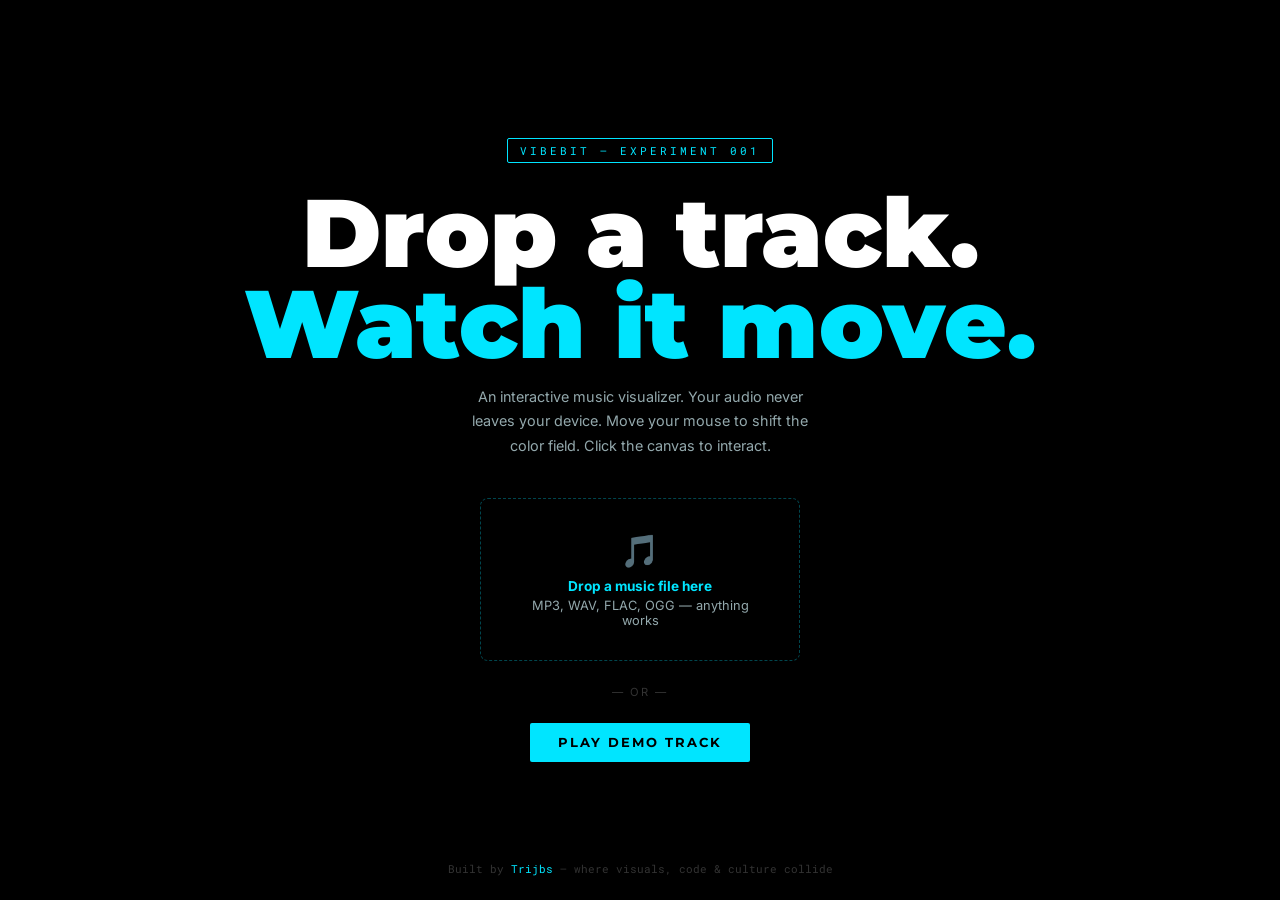
<file: vibebit/index.html>
<!DOCTYPE html>
<html lang="en">
<head>
  <meta charset="UTF-8" />
  <meta name="viewport" content="width=device-width, initial-scale=1.0" />
  <title>VibeBit — Interactive Music Visualizer by Trijbs</title>
  <meta name="description" content="An interactive music visualizer experiment. Drop a track. Watch it move. A VibeBit experiment by Trijbs." />
  <link rel="icon" href="../logo.png" type="image/png" />
  <link rel="preconnect" href="https://fonts.googleapis.com">
  <link rel="preconnect" href="https://fonts.gstatic.com" crossorigin>
  <link href="https://fonts.googleapis.com/css2?family=Inter:wght@300;400;500&family=Montserrat:wght@700;800;900&family=Roboto+Mono:wght@400&display=swap" rel="stylesheet">

  <style>
    :root {
      --cyan:      #00E5FF;
      --cyan-dark: #00BCD4;
      --red:       #F8333C;
      --bg:        #000000;
      --surface:   #0a0a0a;
      --neutral:   #93A8AC;
      --font-head: 'Montserrat', sans-serif;
      --font-body: 'Inter', sans-serif;
      --font-mono: 'Roboto Mono', monospace;
    }

    * { margin: 0; padding: 0; box-sizing: border-box; }

    body {
      background: var(--bg);
      color: #fff;
      font-family: var(--font-body);
      min-height: 100vh;
      overflow: hidden;
      user-select: none;
    }

    /* ── Canvas ── */
    #canvas {
      position: fixed;
      inset: 0;
      width: 100%;
      height: 100%;
      cursor: crosshair;
    }

    /* ── Start Screen ── */
    #start-screen {
      position: fixed;
      inset: 0;
      z-index: 10;
      display: flex;
      flex-direction: column;
      align-items: center;
      justify-content: center;
      background: var(--bg);
      transition: opacity 0.6s ease;
      text-align: center;
      padding: 2rem;
    }

    #start-screen.hidden {
      opacity: 0;
      pointer-events: none;
    }

    .vibebit-badge {
      font-family: var(--font-mono);
      font-size: 0.7rem;
      letter-spacing: 3px;
      color: var(--cyan);
      text-transform: uppercase;
      margin-bottom: 1.5rem;
      border: 1px solid var(--cyan);
      padding: 4px 12px;
      border-radius: 2px;
    }

    .start-title {
      font-family: var(--font-head);
      font-weight: 900;
      font-size: clamp(2.5rem, 8vw, 6rem);
      line-height: 0.95;
      margin-bottom: 1rem;
      color: #fff;
    }

    .start-title span { color: var(--cyan); }

    .start-sub {
      font-size: 0.9rem;
      color: var(--neutral);
      max-width: 360px;
      line-height: 1.7;
      margin-bottom: 2.5rem;
    }

    /* Drop zone */
    #drop-zone {
      width: 320px;
      max-width: 90vw;
      border: 1.5px dashed rgba(0, 229, 255, 0.3);
      border-radius: 8px;
      padding: 2rem;
      text-align: center;
      cursor: pointer;
      transition: border-color 0.2s, background 0.2s;
      margin-bottom: 1.5rem;
    }

    #drop-zone:hover,
    #drop-zone.drag-over {
      border-color: var(--cyan);
      background: rgba(0, 229, 255, 0.04);
    }

    #drop-zone .drop-icon {
      font-size: 2rem;
      margin-bottom: 0.5rem;
    }

    #drop-zone p {
      font-size: 0.8rem;
      color: var(--neutral);
    }

    #drop-zone strong {
      color: var(--cyan);
      display: block;
      font-size: 0.85rem;
      margin-bottom: 0.25rem;
    }

    #file-input { display: none; }

    .or-divider {
      font-size: 0.7rem;
      color: rgba(255,255,255,0.2);
      letter-spacing: 2px;
      margin-bottom: 1.5rem;
    }

    .demo-btn {
      font-family: var(--font-head);
      font-weight: 700;
      font-size: 0.8rem;
      letter-spacing: 2px;
      text-transform: uppercase;
      color: #000;
      background: var(--cyan);
      border: none;
      padding: 12px 28px;
      border-radius: 2px;
      cursor: pointer;
      transition: background 0.2s, transform 0.15s;
    }

    .demo-btn:hover { background: var(--cyan-dark); transform: scale(1.03); }

    .start-footer {
      position: absolute;
      bottom: 1.5rem;
      font-size: 0.7rem;
      color: rgba(255,255,255,0.2);
      font-family: var(--font-mono);
    }

    .start-footer a { color: var(--cyan); text-decoration: none; }

    /* ── HUD (shown during playback) ── */
    #hud {
      position: fixed;
      top: 0;
      left: 0;
      right: 0;
      z-index: 5;
      padding: 1.25rem 1.5rem;
      display: flex;
      align-items: center;
      justify-content: space-between;
      opacity: 0;
      transition: opacity 0.4s;
      pointer-events: none;
    }

    #hud.visible {
      opacity: 1;
      pointer-events: all;
    }

    .hud-brand {
      font-family: var(--font-head);
      font-weight: 900;
      font-size: 0.85rem;
      letter-spacing: 2px;
      color: rgba(255,255,255,0.5);
    }

    .hud-brand span { color: var(--cyan); }

    .hud-track {
      font-family: var(--font-mono);
      font-size: 0.7rem;
      color: rgba(255,255,255,0.4);
      text-align: right;
      max-width: 220px;
      overflow: hidden;
      text-overflow: ellipsis;
      white-space: nowrap;
    }

    /* ── Controls ── */
    #controls {
      position: fixed;
      bottom: 1.5rem;
      left: 50%;
      transform: translateX(-50%);
      z-index: 5;
      display: flex;
      align-items: center;
      gap: 1rem;
      opacity: 0;
      transition: opacity 0.4s;
      pointer-events: none;
    }

    #controls.visible {
      opacity: 1;
      pointer-events: all;
    }

    .ctrl-btn {
      width: 40px;
      height: 40px;
      border-radius: 50%;
      border: 1px solid rgba(255,255,255,0.15);
      background: rgba(0,0,0,0.6);
      color: #fff;
      font-size: 1rem;
      cursor: pointer;
      display: flex;
      align-items: center;
      justify-content: center;
      transition: border-color 0.2s, background 0.2s;
      backdrop-filter: blur(8px);
    }

    .ctrl-btn:hover { border-color: var(--cyan); background: rgba(0, 229, 255, 0.1); }

    .ctrl-btn.active { border-color: var(--cyan); color: var(--cyan); }

    #play-btn {
      width: 52px;
      height: 52px;
      font-size: 1.2rem;
      border-color: var(--cyan);
    }

    #play-btn:hover { background: rgba(0, 229, 255, 0.15); }

    .ctrl-hint {
      position: fixed;
      bottom: 5rem;
      left: 50%;
      transform: translateX(-50%);
      font-family: var(--font-mono);
      font-size: 0.65rem;
      color: rgba(255,255,255,0.2);
      letter-spacing: 1.5px;
      z-index: 5;
      white-space: nowrap;
      opacity: 0;
      transition: opacity 0.4s;
      pointer-events: none;
    }

    .ctrl-hint.visible { opacity: 1; }

    /* ── Mode indicator ── */
    #mode-label {
      position: fixed;
      top: 1.5rem;
      left: 50%;
      transform: translateX(-50%);
      font-family: var(--font-mono);
      font-size: 0.6rem;
      letter-spacing: 2px;
      color: rgba(0, 229, 255, 0.4);
      z-index: 5;
      opacity: 0;
      transition: opacity 0.4s;
      pointer-events: none;
    }

    #mode-label.visible { opacity: 1; }

    :focus-visible {
      outline: 2px solid var(--cyan);
      outline-offset: 3px;
    }
  </style>
</head>
<body>

  <canvas id="canvas"></canvas>

  <!-- Start screen -->
  <div id="start-screen">
    <div class="vibebit-badge">VibeBit — Experiment 001</div>
    <h1 class="start-title">Drop a track.<br><span>Watch it move.</span></h1>
    <p class="start-sub">
      An interactive music visualizer. Your audio never leaves your device.
      Move your mouse to shift the color field. Click the canvas to interact.
    </p>

    <div id="drop-zone" role="button" tabindex="0" aria-label="Drop a music file or click to browse">
      <div class="drop-icon">🎵</div>
      <strong>Drop a music file here</strong>
      <p>MP3, WAV, FLAC, OGG — anything works</p>
    </div>

    <input type="file" id="file-input" accept="audio/*" aria-label="Choose a music file" />

    <p class="or-divider">— OR —</p>

    <button class="demo-btn" id="demo-btn">Play demo track</button>

    <p class="start-footer">
      Built by <a href="/" target="_blank">Trijbs</a> — where visuals, code &amp; culture collide
    </p>
  </div>

  <!-- HUD -->
  <header id="hud" aria-label="Player info">
    <div class="hud-brand">VIBE<span>BIT</span></div>
    <div class="hud-track" id="track-name">demo track</div>
  </header>

  <div id="mode-label" aria-live="polite"></div>

  <!-- Controls -->
  <nav id="controls" aria-label="Playback controls">
    <button class="ctrl-btn" id="color-btn" title="Cycle color mode" aria-label="Cycle color mode">◑</button>
    <button class="ctrl-btn" id="play-btn" title="Play / Pause" aria-label="Play / Pause">⏸</button>
    <button class="ctrl-btn" id="reset-btn" title="Load new track" aria-label="Load new track">⏏</button>
  </nav>

  <p class="ctrl-hint" id="ctrl-hint">MOVE MOUSE · CLICK CANVAS · SPACEBAR</p>

  <script>
  (function() {
    const canvas  = document.getElementById('canvas');
    const ctx     = canvas.getContext('2d');
    const startSc = document.getElementById('start-screen');
    const hud     = document.getElementById('hud');
    const controls= document.getElementById('controls');
    const hint    = document.getElementById('ctrl-hint');
    const modeLabel = document.getElementById('mode-label');
    const trackNameEl = document.getElementById('track-name');
    const dropZone = document.getElementById('drop-zone');
    const fileInput = document.getElementById('file-input');
    const demoBtn  = document.getElementById('demo-btn');
    const playBtn  = document.getElementById('play-btn');
    const colorBtn = document.getElementById('color-btn');
    const resetBtn = document.getElementById('reset-btn');

    // ── Audio context ──────────────────────────────────────
    let audioCtx, analyser, source, audioBuffer;
    let isPlaying = false;
    let startTime = 0;
    let pauseOffset = 0;
    let animId;

    // ── Mouse ──────────────────────────────────────────────
    let mouseX = 0.5, mouseY = 0.5;
    document.addEventListener('mousemove', e => {
      mouseX = e.clientX / window.innerWidth;
      mouseY = e.clientY / window.innerHeight;
    });

    // ── Color modes ────────────────────────────────────────
    const COLOR_MODES = ['cyan', 'fire', 'mono', 'spectrum'];
    let colorMode = 0;

    function getBarColor(norm, freq, mouseX) {
      const hueShift = mouseX * 60;
      switch(COLOR_MODES[colorMode]) {
        case 'cyan':
          return `hsl(${187 + hueShift + norm * 20}, 100%, ${40 + norm * 50}%)`;
        case 'fire':
          return `hsl(${norm * 40 + hueShift}, 100%, ${30 + norm * 55}%)`;
        case 'mono':
          const l = Math.round(20 + norm * 70);
          return `hsl(0, 0%, ${l}%)`;
        case 'spectrum':
          return `hsl(${freq * 0.5 + hueShift}, 90%, ${35 + norm * 45}%)`;
      }
    }

    // ── Canvas resize ──────────────────────────────────────
    function resize() {
      canvas.width  = window.innerWidth;
      canvas.height = window.innerHeight;
    }
    window.addEventListener('resize', resize);
    resize();

    // ── Visualizer ────────────────────────────────────────
    let particles = [];

    function spawnParticle(x, y, color) {
      particles.push({
        x, y,
        vx: (Math.random() - 0.5) * 3,
        vy: -(Math.random() * 4 + 2),
        size: Math.random() * 3 + 1,
        alpha: 1,
        color
      });
    }

    function drawFrame() {
      animId = requestAnimationFrame(drawFrame);

      const W = canvas.width;
      const H = canvas.height;

      // Background fade
      ctx.fillStyle = 'rgba(0, 0, 0, 0.18)';
      ctx.fillRect(0, 0, W, H);

      if (!analyser) return;

      const bufLen = analyser.frequencyBinCount;
      const dataArr = new Uint8Array(bufLen);
      analyser.getByteFrequencyData(dataArr);

      // Bar visualizer
      const barCount = Math.min(bufLen, 120);
      const barW = (W / barCount) * 0.7;
      const gap  = (W / barCount) * 0.3;
      let peakEnergy = 0;

      for (let i = 0; i < barCount; i++) {
        const norm  = dataArr[i] / 255;
        const barH  = norm * (H * 0.65);
        const x     = i * (barW + gap) + gap / 2;
        const y     = H - barH;
        const color = getBarColor(norm, i, mouseX);

        // Glow
        ctx.shadowBlur = norm > 0.6 ? 12 : 4;
        ctx.shadowColor = color;

        ctx.fillStyle = color;
        ctx.fillRect(x, y, barW, barH);

        // Mirror (top, dimmer)
        ctx.globalAlpha = 0.15;
        ctx.fillRect(x, 0, barW, barH * 0.4);
        ctx.globalAlpha = 1;

        peakEnergy = Math.max(peakEnergy, norm);

        // Spawn particles on loud transients
        if (norm > 0.85 && Math.random() < 0.08) {
          spawnParticle(x + barW / 2, y, color);
        }
      }

      ctx.shadowBlur = 0;

      // Particles
      particles = particles.filter(p => p.alpha > 0.01);
      for (const p of particles) {
        p.x  += p.vx;
        p.y  += p.vy;
        p.vy += 0.08; // gravity
        p.alpha *= 0.94;
        ctx.globalAlpha = p.alpha;
        ctx.fillStyle   = p.color;
        ctx.beginPath();
        ctx.arc(p.x, p.y, p.size, 0, Math.PI * 2);
        ctx.fill();
      }
      ctx.globalAlpha = 1;

      // Center circle pulse
      const avgEnergy = dataArr.slice(0, 10).reduce((a,b) => a+b, 0) / (10*255);
      const radius = 30 + avgEnergy * 80;
      const cx = W / 2 + (mouseX - 0.5) * 60;
      const cy = H * 0.42 + (mouseY - 0.5) * 40;

      const grad = ctx.createRadialGradient(cx, cy, 0, cx, cy, radius);
      const centerColor = getBarColor(avgEnergy, 60, mouseX);
      grad.addColorStop(0,   centerColor.replace(/[\d.]+%\)$/, `${60 + avgEnergy * 30}%)`));
      grad.addColorStop(0.5, centerColor.replace(/[\d.]+%\)$/, `${20 + avgEnergy * 20}%)`));
      grad.addColorStop(1,   'rgba(0,0,0,0)');

      ctx.fillStyle = grad;
      ctx.beginPath();
      ctx.arc(cx, cy, radius, 0, Math.PI * 2);
      ctx.fill();

      // Ring around circle
      ctx.strokeStyle = centerColor;
      ctx.lineWidth = 1.5;
      ctx.globalAlpha = 0.4 + avgEnergy * 0.4;
      ctx.beginPath();
      ctx.arc(cx, cy, radius + 8, 0, Math.PI * 2);
      ctx.stroke();
      ctx.globalAlpha = 1;
    }

    // ── Audio setup ────────────────────────────────────────
    function setupAudio(buffer) {
      if (!audioCtx) audioCtx = new (window.AudioContext || window.webkitAudioContext)();
      analyser = audioCtx.createAnalyser();
      analyser.fftSize = 256;
      analyser.smoothingTimeConstant = 0.82;
      analyser.connect(audioCtx.destination);
    }

    function playBuffer(buffer, offset = 0) {
      if (source) { try { source.stop(); } catch(e) {} }
      source = audioCtx.createBufferSource();
      source.buffer = buffer;
      source.connect(analyser);
      source.loop = true;
      source.start(0, offset);
      startTime = audioCtx.currentTime - offset;
      isPlaying = true;
      playBtn.textContent = '⏸';
      playBtn.setAttribute('aria-label', 'Pause');
    }

    function pause() {
      pauseOffset = audioCtx.currentTime - startTime;
      if (source) { try { source.stop(); } catch(e) {} }
      isPlaying = false;
      playBtn.textContent = '▶';
      playBtn.setAttribute('aria-label', 'Play');
    }

    function togglePlay() {
      if (!audioBuffer) return;
      if (isPlaying) pause();
      else playBuffer(audioBuffer, pauseOffset);
    }

    async function loadFile(file) {
      if (!audioCtx) audioCtx = new (window.AudioContext || window.webkitAudioContext)();
      setupAudio();
      const arrBuf = await file.arrayBuffer();
      audioBuffer = await audioCtx.decodeAudioData(arrBuf);
      pauseOffset = 0;
      trackNameEl.textContent = file.name.replace(/\.[^.]+$/, '');
      playBuffer(audioBuffer);
      showPlayer();
    }

    async function loadDemo() {
      demoBtn.textContent = 'Loading...';
      demoBtn.disabled = true;
      const url = 'https://cdn.pixabay.com/download/audio/2022/10/03/audio_1437c36f6e.mp3?filename=lofi-study-112191.mp3';
      try {
        if (!audioCtx) audioCtx = new (window.AudioContext || window.webkitAudioContext)();
        setupAudio();
        const res = await fetch(url);
        const arr = await res.arrayBuffer();
        audioBuffer = await audioCtx.decodeAudioData(arr);
        pauseOffset = 0;
        trackNameEl.textContent = 'lofi study — demo track';
        playBuffer(audioBuffer);
        showPlayer();
      } catch(e) {
        demoBtn.textContent = 'Load failed — try a local file';
        demoBtn.disabled = false;
      }
    }

    function showPlayer() {
      startSc.classList.add('hidden');
      hud.classList.add('visible');
      controls.classList.add('visible');
      hint.classList.add('visible');
      modeLabel.classList.add('visible');
      modeLabel.textContent = COLOR_MODES[colorMode].toUpperCase();
      if (!animId) drawFrame();
    }

    // ── File drop ──────────────────────────────────────────
    dropZone.addEventListener('click', () => fileInput.click());
    dropZone.addEventListener('keydown', e => { if (e.key === 'Enter' || e.key === ' ') fileInput.click(); });

    dropZone.addEventListener('dragover', e => { e.preventDefault(); dropZone.classList.add('drag-over'); });
    dropZone.addEventListener('dragleave', () => dropZone.classList.remove('drag-over'));
    dropZone.addEventListener('drop', e => {
      e.preventDefault();
      dropZone.classList.remove('drag-over');
      const file = e.dataTransfer.files[0];
      if (file && file.type.startsWith('audio/')) loadFile(file);
    });

    fileInput.addEventListener('change', e => {
      const file = e.target.files[0];
      if (file) loadFile(file);
    });

    demoBtn.addEventListener('click', loadDemo);

    // ── Controls ───────────────────────────────────────────
    playBtn.addEventListener('click', togglePlay);

    colorBtn.addEventListener('click', () => {
      colorMode = (colorMode + 1) % COLOR_MODES.length;
      modeLabel.textContent = COLOR_MODES[colorMode].toUpperCase();
      modeLabel.style.opacity = '1';
    });

    resetBtn.addEventListener('click', () => {
      pause();
      audioBuffer = null;
      pauseOffset = 0;
      startSc.classList.remove('hidden');
      hud.classList.remove('visible');
      controls.classList.remove('visible');
      hint.classList.remove('visible');
      demoBtn.textContent = 'Play demo track';
      demoBtn.disabled = false;
      fileInput.value = '';
    });

    canvas.addEventListener('click', () => togglePlay());

    // Spacebar
    document.addEventListener('keydown', e => {
      if (e.target === document.body || e.target === canvas) {
        if (e.key === ' ') { e.preventDefault(); togglePlay(); }
        if (e.key === 'c' || e.key === 'C') colorBtn.click();
      }
    });

    // ── Idle: hide controls ────────────────────────────────
    let hideTimer;
    function resetHide() {
      clearTimeout(hideTimer);
      controls.style.opacity = '1';
      hint.style.opacity = '1';
      hideTimer = setTimeout(() => {
        if (isPlaying) {
          controls.style.opacity = '0.15';
          hint.style.opacity = '0';
        }
      }, 3000);
    }
    document.addEventListener('mousemove', resetHide);
    document.addEventListener('keydown', resetHide);

    // ── Console ────────────────────────────────────────────
    console.log('%c VibeBit ', 'background:#00E5FF;color:#000;font-weight:900;font-size:16px;padding:4px 8px;');
    console.log('%cexperiment 001 — interactive music visualizer', 'color:#93A8AC;');
    console.log('%cbuilt with: Web Audio API + Canvas 2D', 'color:#93A8AC;font-family:monospace;');
    console.log('→ trijbsworld.nl');

    // Start idle loop (draws background even without audio)
    drawFrame();
  })();
  </script>
</body>
</html>
</file>
<file: styles.css>
/* ============================================================
   TRIJBS DESIGN TOKENS — Visual Identity System v2.0
   ============================================================ */

/* --- Color Primitives --- */
:root {
  --color-black:          #000000;
  --color-white:          #FFFFFF;
  --color-offwhite:       #F5F5F5;

  --color-red:            #F8333C;
  --color-red-dark:       #D32F36;
  --color-red-light:      #FF6B73;

  --color-neutral-100:    #EEF1F2;
  --color-neutral-200:    #D9E0E1;
  --color-neutral-300:    #B8C4C6;
  --color-neutral-cool:   #93A8AC;
  --color-neutral-400:    #6B7B7E;
  --color-muted:          #4A4A4A;

  --color-surface-border: #333333;
  --color-surface-subtle: #2A2A2A;
  --color-surface-dark:   #1E1E1E;
  --color-surface-mid:    #111111;

  --color-success:        #2ECC71;
  --color-warning:        #F39C12;
  --color-error:          #F8333C;
  --color-info:           #3498DB;

  /* Sub-brand accents */
  --color-popfusion:        #E040FB;
  --color-popfusion-hover:  #C030D9;
  --color-urban:            #FF6F00;
  --color-urban-hover:      #E06200;
  --color-vibebit:          #00E5FF;
  --color-vibebit-hover:    #00BCD4;
}

/* --- Semantic Tokens: Dark Mode (Default) --- */
:root {
  --bg-primary:           var(--color-black);
  --bg-secondary:         var(--color-surface-mid);
  --bg-tertiary:          var(--color-surface-dark);
  --bg-elevated:          var(--color-surface-subtle);

  --text-primary:         var(--color-white);
  --text-secondary:       var(--color-neutral-cool);
  --text-tertiary:        var(--color-neutral-400);
  --text-inverse:         var(--color-black);
  --text-link:            var(--color-red);
  --text-link-hover:      var(--color-red-dark);

  --border-default:       var(--color-surface-border);
  --border-subtle:        var(--color-surface-dark);
  --border-focus:         var(--color-red);

  --accent-primary:       var(--color-red);
  --accent-hover:         var(--color-red-dark);
  --accent-text:          var(--color-white);

  --shadow-sm:  0 2px 8px  rgba(255, 255, 255, 0.03);
  --shadow-md:  0 4px 12px rgba(255, 255, 255, 0.05);
  --shadow-lg:  0 8px 20px rgba(255, 255, 255, 0.05);
  --overlay:        rgba(0, 0, 0, 0.75);
  --overlay-light:  rgba(0, 0, 0, 0.50);
}

/* --- Semantic Tokens: Light Mode --- */
body.light-mode,
[data-theme="light"] {
  --bg-primary:           var(--color-offwhite);
  --bg-secondary:         var(--color-white);
  --bg-tertiary:          var(--color-neutral-100);
  --bg-elevated:          var(--color-white);

  --text-primary:         var(--color-black);
  --text-secondary:       var(--color-neutral-400);
  --text-tertiary:        var(--color-neutral-cool);
  --text-inverse:         var(--color-white);

  --border-default:       var(--color-neutral-200);
  --border-subtle:        var(--color-neutral-100);

  --shadow-sm:  0 2px 8px  rgba(0, 0, 0, 0.05);
  --shadow-md:  0 4px 12px rgba(0, 0, 0, 0.08);
  --shadow-lg:  0 8px 20px rgba(0, 0, 0, 0.10);
  --overlay:        rgba(0, 0, 0, 0.50);
  --overlay-light:  rgba(0, 0, 0, 0.25);
}

/* --- Sub-brand Accent Overrides --- */
[data-brand="popfusion"] {
  --accent-primary:  var(--color-popfusion);
  --accent-hover:    var(--color-popfusion-hover);
  --text-link:       var(--color-popfusion);
  --text-link-hover: var(--color-popfusion-hover);
  --border-focus:    var(--color-popfusion);
}
[data-brand="urban-unleashed"] {
  --accent-primary:  var(--color-urban);
  --accent-hover:    var(--color-urban-hover);
  --text-link:       var(--color-urban);
  --text-link-hover: var(--color-urban-hover);
  --border-focus:    var(--color-urban);
}
[data-brand="vibebit"] {
  --accent-primary:  var(--color-vibebit);
  --accent-hover:    var(--color-vibebit-hover);
  --text-link:       var(--color-vibebit);
  --text-link-hover: var(--color-vibebit-hover);
  --border-focus:    var(--color-vibebit);
}

/* --- Typography Tokens --- */
:root {
  --font-heading: 'Montserrat', sans-serif;
  --font-body:    'Inter', sans-serif;
  --font-mono:    'Roboto Mono', monospace;

  --text-xs:   0.75rem;    /* 12px */
  --text-sm:   0.875rem;   /* 14px */
  --text-base: 1rem;       /* 16px */
  --text-lg:   1.125rem;   /* 18px */
  --text-xl:   1.25rem;    /* 20px */
  --text-2xl:  1.5rem;     /* 24px */
  --text-3xl:  1.875rem;   /* 30px */
  --text-4xl:  2.25rem;    /* 36px */
  --text-5xl:  3rem;       /* 48px */
}

/* --- Spacing Tokens --- */
:root {
  --space-1:  0.25rem;  /*  4px */
  --space-2:  0.5rem;   /*  8px */
  --space-3:  0.75rem;  /* 12px */
  --space-4:  1rem;     /* 16px */
  --space-5:  1.25rem;  /* 20px */
  --space-6:  1.5rem;   /* 24px */
  --space-8:  2rem;     /* 32px */
  --space-10: 2.5rem;   /* 40px */
  --space-12: 3rem;     /* 48px */
  --space-16: 4rem;     /* 64px */
  --space-20: 5rem;     /* 80px */
}

/* --- Motion Tokens --- */
:root {
  --transition-fast:   150ms ease;
  --transition-normal: 300ms ease;
  --transition-slow:   500ms ease;
}

/* --- Layout Tokens --- */
:root {
  --container-max: 1200px;
  --radius-sm:   4px;
  --radius-md:   8px;
  --radius-lg:   12px;
  --radius-full: 9999px;
}

@media (prefers-reduced-motion: reduce) {
  :root {
    --transition-fast:   0ms;
    --transition-normal: 0ms;
    --transition-slow:   0ms;
  }
}

/* ============================================================
   RESET & BASE
   ============================================================ */

* {
    margin: 0;
    padding: 0;
    box-sizing: border-box;
    font-family: var(--font-body);
}

body {
    color: var(--text-primary);
    line-height: 1.6;
    min-height: 100vh;
    display: flex;
    flex-direction: column;
    background-color: var(--bg-primary);
    transition: background-color var(--transition-slow), color var(--transition-slow);
}

/* ============================================================
   PRELOADER
   ============================================================ */

#preloader {
    position: fixed;
    inset: 0;
    background-color: var(--color-black);
    display: flex;
    align-items: center;
    justify-content: center;
    z-index: 9999;
    transition: opacity var(--transition-slow);
}

.loader-logo {
    max-width: 200px;
    animation: fadeIn 0.6s ease-in-out;
}

/* ============================================================
   LAYOUT
   ============================================================ */

.navbar {
    background-color: var(--bg-primary);
    padding: var(--space-4);
    display: flex;
    justify-content: space-between;
    align-items: center;
    width: 100%;
    position: sticky;
    top: 0;
    z-index: 1000;
}

.logo {
    display: flex;
    align-items: center;
    gap: var(--space-2);
}

.logo-img {
    height: 20px;
    width: 30px;
    transition: filter var(--transition-slow);
}

.logo-img.small-logo {
    height: 30px;
}

body.light-mode .logo-img {
    filter: invert(1);
}

/* ============================================================
   TEXT BAR / MARQUEE
   ============================================================ */

.text-bar {
    background-color: var(--bg-primary);
    padding: 10px;
    text-align: center;
    font-size: var(--text-base);
    color: var(--text-primary);
    border-bottom: 0px solid var(--color-neutral-cool);
    position: relative;
    overflow: hidden;
    white-space: nowrap;
}

.marquee-text {
    display: inline-block;
    animation: marquee 20s linear infinite;
    padding-left: 100%;
}

/* ============================================================
   NAVIGATION
   ============================================================ */

.nav-links {
    list-style: none;
    display: flex;
    align-items: center;
    gap: var(--space-8);
}

.nav-links a {
    color: var(--text-primary);
    text-decoration: none;
    padding: var(--space-2) var(--space-4);
    transition: background-color var(--transition-normal), color var(--transition-normal);
}

.nav-links a:hover {
    background-color: var(--color-neutral-cool);
    color: var(--color-black);
}

/* ============================================================
   BUTTONS
   ============================================================ */

.btn-login,
.btn-primary,
.btn-secondary {
    border: none;
    border-radius: var(--radius-full);
    cursor: pointer;
    padding: 8px 20px;
    transition: background-color var(--transition-normal), transform var(--transition-normal);
    color: var(--accent-text);
    background-color: var(--accent-primary);
    font-family: var(--font-body);
    text-decoration: none;
    display: inline-block;
}

.btn-primary {
    padding: 12px 30px;
    font-size: var(--text-lg);
}

.btn-login:hover,
.btn-primary:hover,
.btn-secondary:hover {
    background-color: var(--accent-hover);
    transform: scale(1.05);
}

/* ============================================================
   HERO
   ============================================================ */

.fullscreen-hero {
    height: 100vh;
    background: linear-gradient(to bottom, var(--color-black) 0%, var(--color-surface-mid) 100%);
    display: flex;
    justify-content: center;
    align-items: center;
    text-align: center;
    padding: var(--space-8);
    flex-direction: column;
}

.hero-inner {
    max-width: 900px;
}

.hero-logo {
    max-width: 120px;
    margin-bottom: 20px;
}

.fullscreen-hero h1 {
    font-family: var(--font-heading);
    font-weight: 800;
    font-size: var(--text-4xl);
    margin-bottom: var(--space-4);
    color: var(--text-primary);
}

.fullscreen-hero p {
    font-size: var(--text-lg);
    color: var(--text-secondary);
    margin-bottom: var(--space-8);
}

/* ============================================================
   BACKGROUND WRAPPER / SCENIC
   ============================================================ */

.background-wrapper {
  background: url('https://i.postimg.cc/zfDPZvYy/A-digital-illustration-in-modern-stylized-lands.webp') no-repeat center center;
  background-size: cover;
  background-attachment: fixed; /* overridden on iOS below */
  width: 100%;
  display: block;
  padding: 0;
  margin: 0;
  min-height: 100vh;
  position: relative;
  z-index: 0;
}

/* iOS Safari does not support background-attachment: fixed */
@supports (-webkit-touch-callout: none) {
  .background-wrapper {
    background-attachment: scroll;
  }
}

.scenic-section {
    background-color: var(--bg-primary);
    text-align: center;
    padding: 0;
}

.scenic-img {
    width: 100%;
    height: auto;
    display: block;
}

/* ============================================================
   GRID SHOWCASE (Projects)
   ============================================================ */

.grid-showcase {
    padding: var(--space-20) var(--space-5);
    background-color: var(--bg-secondary);
    color: var(--text-primary);
    text-align: center;
}

.grid-showcase h2 {
    font-family: var(--font-heading);
    font-weight: 700;
    font-size: var(--text-4xl);
    margin-bottom: var(--space-6);
    color: var(--text-secondary);
    animation: fadeIn 1s ease-in-out;
}

.grid-container {
    display: flex;
    flex-wrap: wrap;
    gap: 30px;
    justify-content: center;
    margin-top: var(--space-10);
}

.grid-item {
    background: var(--bg-tertiary);
    padding: var(--space-5);
    border-radius: var(--radius-lg);
    max-width: 300px;
    flex: 1 1 250px;
    transition: transform var(--transition-normal), box-shadow var(--transition-normal);
    border: 1px solid var(--border-default);
}

.grid-item:hover {
    transform: translateY(-6px);
    box-shadow: var(--shadow-lg);
}

.grid-item h3 {
    font-family: var(--font-heading);
    font-weight: 600;
    margin-bottom: var(--space-3);
    font-size: var(--text-xl);
    color: var(--text-primary);
}

.grid-item p {
    margin-bottom: var(--space-5);
    font-size: var(--text-base);
    color: var(--text-secondary);
}

/* ============================================================
   AUDIO PLAYER OVERLAY
   ============================================================ */

.audio-overlay {
    position: fixed;
    bottom: 20px;
    right: 20px;
    z-index: 999;
    background-color: var(--overlay);
    padding: var(--space-3);
    border-radius: var(--radius-lg);
    box-shadow: var(--shadow-md);
    max-width: 300px;
}

.audio-overlay audio {
    width: 100%;
}

.audio-header {
    display: flex;
    justify-content: space-between;
    align-items: center;
}

.audio-header button {
    background: transparent;
    color: var(--text-primary);
    border: none;
    font-size: var(--text-xl);
    cursor: pointer;
    padding: 0 5px;
}

.equalizer {
    display: flex;
    gap: 2px;
}

.equalizer span {
    display: block;
    width: 3px;
    height: 10px;
    background: var(--accent-primary);
    animation: bounce 1s infinite ease-in-out alternate;
}

.equalizer span:nth-child(2) { animation-delay: 0.2s; }
.equalizer span:nth-child(3) { animation-delay: 0.4s; }

@keyframes bounce {
    from { height: 10px; }
    to   { height: 20px; }
}

/* ============================================================
   QUOTE GENERATOR
   ============================================================ */

.quote-generator {
    background-color: var(--bg-primary);
    padding: var(--space-16) var(--space-5);
    text-align: center;
}

.quote-generator h2 {
    font-family: var(--font-heading);
    font-weight: 700;
    font-size: var(--text-3xl);
    color: var(--text-secondary);
    margin-bottom: var(--space-5);
}

#quote-box {
    font-size: var(--text-xl);
    color: var(--text-primary);
    font-style: italic;
    margin-bottom: var(--space-5);
    max-width: 600px;
    margin-left: auto;
    margin-right: auto;
}

/* ============================================================
   PROJECTS SECTION
   ============================================================ */

.projects {
    padding: var(--space-16) var(--space-5);
    background-color: var(--bg-secondary);
    text-align: center;
}

.projects-content {
    max-width: 1000px;
    margin: 0 auto;
}

.projects h2 {
    font-family: var(--font-heading);
    font-weight: 700;
    font-size: var(--text-4xl);
    margin-bottom: var(--space-10);
    color: var(--text-secondary);
    animation: fadeIn 1s ease-in-out;
}

.project-grid {
    display: flex;
    gap: 30px;
    flex-wrap: wrap;
    justify-content: center;
}

.project-card {
    background-color: var(--bg-tertiary);
    padding: var(--space-5);
    border-radius: var(--radius-lg);
    border: 1px solid var(--border-default);
    flex: 1 1 250px;
    max-width: 300px;
    color: var(--text-primary);
    transition: transform var(--transition-normal), box-shadow var(--transition-normal);
}

.project-card:hover {
    transform: translateY(-5px);
    box-shadow: var(--shadow-md);
}

/* ============================================================
   AUDIO PLAYER SECTION
   ============================================================ */

.audio-player {
    background-color: var(--bg-primary);
    padding: var(--space-16) var(--space-5);
    text-align: center;
}

.audio-player h2 {
    font-family: var(--font-heading);
    font-weight: 600;
    font-size: var(--text-3xl);
    color: var(--text-secondary);
    margin-bottom: var(--space-5);
}

.audio-player audio {
    width: 100%;
    max-width: 500px;
}

/* ============================================================
   FEATURED PRODUCTS
   ============================================================ */

.featured-products {
    background-color: var(--bg-secondary);
    padding: var(--space-16) var(--space-5);
    text-align: center;
}

.featured-products h2 {
    font-family: var(--font-heading);
    font-weight: 700;
    font-size: var(--text-4xl);
    margin-bottom: var(--space-10);
    color: var(--text-secondary);
}

.product-carousel {
    display: flex;
    flex-wrap: wrap;
    justify-content: center;
    gap: 30px;
}

.product-card {
    background-color: var(--bg-tertiary);
    padding: var(--space-5);
    border-radius: var(--radius-lg);
    text-align: center;
    color: var(--text-primary);
    max-width: 250px;
    transition: transform var(--transition-normal), box-shadow var(--transition-normal);
    border: 1px solid var(--border-default);
}

.product-card:hover {
    transform: translateY(-5px);
    box-shadow: var(--shadow-md);
}

.product-card img {
    width: 100%;
    border-radius: var(--radius-md);
    margin-bottom: var(--space-3);
}

/* ============================================================
   CONTACT SECTION
   ============================================================ */

.contact {
    padding: var(--space-16) var(--space-5);
    background-color: var(--bg-primary);
    text-align: center;
}

.contact-content {
    max-width: 600px;
    margin: 0 auto;
}

.contact h2 {
    font-family: var(--font-heading);
    font-weight: 700;
    font-size: var(--text-4xl);
    margin-bottom: var(--space-8);
    color: var(--text-secondary);
    animation: fadeIn 1s ease-in-out;
}

.contact form {
    display: flex;
    flex-direction: column;
    gap: var(--space-5);
}

.contact label {
    display: block;
    font-size: var(--text-lg);
    color: var(--text-secondary);
    margin-bottom: var(--space-1);
}

.contact input {
    width: 100%;
    padding: var(--space-3);
    font-size: var(--text-base);
    border: 2px solid var(--color-neutral-cool);
    border-radius: var(--radius-sm);
    background-color: transparent;
    color: var(--text-primary);
    transition: border-color var(--transition-normal);
}

.contact input:focus {
    border-color: var(--border-focus);
    outline: none;
}

.contact button {
    align-self: center;
}

/* ============================================================
   SHOP SECTION
   ============================================================ */

.shop {
    padding: var(--space-16) var(--space-5);
    background-color: var(--bg-primary);
    text-align: center;
}

.shop-content {
    max-width: 600px;
    margin: 0 auto;
}

.shop h2 {
    font-family: var(--font-heading);
    font-weight: 700;
    font-size: var(--text-4xl);
    margin-bottom: var(--space-5);
    color: var(--text-secondary);
    animation: fadeIn 1s ease-in-out;
}

.shop p {
    font-size: var(--text-lg);
    margin-bottom: var(--space-8);
    color: var(--text-secondary);
}

/* ============================================================
   FOOTER
   ============================================================ */

footer {
    background-color: var(--bg-primary);
    padding: var(--space-5);
    text-align: center;
    position: relative;
    margin-top: var(--space-5);
}

.contact-info {
    display: flex;
    justify-content: space-between;
    align-items: center;
    margin-top: var(--space-4);
    max-width: var(--container-max);
    margin-left: auto;
    margin-right: auto;
}

.contact-info a {
    color: var(--text-link);
    text-decoration: none;
}

.contact-info a:hover {
    text-decoration: underline;
    color: var(--text-link-hover);
}

/* ============================================================
   SOCIAL LINKS
   ============================================================ */

.social-links {
    display: flex;
    gap: 15px;
    margin: 10px 0;
    justify-content: center;
}

.social-icon {
    color: var(--text-primary);
    font-size: var(--text-xl);
    text-decoration: none;
    transition: color var(--transition-normal);
}

.social-icon:hover {
    color: var(--accent-hover);
}

/* ============================================================
   MODAL
   ============================================================ */

.modal {
    display: none;
    position: fixed;
    z-index: 2000;
    left: 0;
    top: 0;
    width: 100%;
    height: 100%;
    background-color: var(--overlay);
}

.modal-content {
    background-color: var(--color-neutral-cool);
    margin: 15% auto;
    padding: var(--space-5);
    border: 1px solid var(--accent-primary);
    width: 80%;
    max-width: 400px;
    border-radius: var(--radius-lg);
    position: relative;
}

.close {
    color: var(--color-black);
    float: right;
    font-size: 28px;
    font-weight: bold;
    cursor: pointer;
}

.close:hover,
.close:focus {
    color: var(--accent-primary);
    text-decoration: none;
}

/* ============================================================
   AUTH FORM
   ============================================================ */

.auth-form {
    text-align: center;
}

.auth-form h2 {
    font-family: var(--font-heading);
    font-size: var(--text-2xl);
    margin-bottom: var(--space-5);
    color: var(--color-black);
}

.auth-form form {
    display: flex;
    flex-direction: column;
    gap: 15px;
}

.auth-form input {
    width: 100%;
    padding: var(--space-3);
    font-size: var(--text-base);
    border: 2px solid var(--color-black);
    border-radius: var(--radius-sm);
    transition: border-color var(--transition-normal);
}

.auth-form input:focus {
    border-color: var(--border-focus);
    outline: none;
}

.auth-form a {
    color: var(--text-link);
    text-decoration: none;
}

.auth-form a:hover {
    text-decoration: underline;
    color: var(--text-link-hover);
}

/* ============================================================
   THEME SWITCH TOGGLE
   ============================================================ */

.theme-switch {
  position: relative;
  display: inline-block;
  width: 50px;
  height: 24px;
}

.theme-switch input {
  opacity: 0;
  width: 0;
  height: 0;
}

.slider {
  position: absolute;
  cursor: pointer;
  background-color: var(--color-neutral-200);
  border-radius: 34px;
  top: 0; left: 0; right: 0; bottom: 0;
  transition: var(--transition-normal);
}

.slider:before {
  content: "";
  height: 18px;
  width: 18px;
  position: absolute;
  left: 4px;
  bottom: 3px;
  background-color: var(--color-white);
  transition: var(--transition-normal);
  border-radius: 50%;
}

input:checked + .slider {
  background-color: var(--accent-primary);
}

input:checked + .slider:before {
  transform: translateX(26px);
}

/* ============================================================
   ABOUT SECTION
   ============================================================ */

.about {
    padding: var(--space-20) var(--space-5);
    background-color: var(--bg-primary);
    text-align: center;
}

.about-content {
    max-width: 640px;
    margin: 0 auto;
    display: flex;
    flex-direction: column;
    gap: var(--space-5);
    align-items: center;
}

.about h2 {
    font-family: var(--font-heading);
    font-weight: 800;
    font-size: var(--text-4xl);
    color: var(--text-secondary);
    animation: fadeIn 1s ease-in-out;
}

.about p {
    font-size: var(--text-lg);
    color: var(--text-primary);
    line-height: 1.8;
    max-width: 560px;
}

/* ============================================================
   CONTACT LINE (FOOTER)
   ============================================================ */

.contact-line {
    margin-top: var(--space-2);
    font-size: var(--text-sm);
}

.contact-line a {
    color: var(--text-secondary);
    text-decoration: none;
    transition: color var(--transition-fast);
}

.contact-line a:hover {
    color: var(--accent-primary);
}

/* ============================================================
   ACCESSIBILITY — FOCUS VISIBLE
   ============================================================ */

:focus-visible {
    outline: 2px solid var(--accent-primary);
    outline-offset: 3px;
    border-radius: var(--radius-sm);
}

/* ============================================================
   UTILITY
   ============================================================ */

.hidden {
    display: none !important;
}

/* ============================================================
   ANIMATIONS
   ============================================================ */

@keyframes marquee {
    0%   { transform: translateX(0); }
    100% { transform: translateX(-100%); }
}

@keyframes fadeIn {
    0%   { opacity: 0; transform: translateY(20px); }
    100% { opacity: 1; transform: translateY(0); }
}

@keyframes slideInLeft {
    from { transform: translateX(-120%); opacity: 0; }
    to   { transform: translateX(0);    opacity: 1; }
}

@keyframes typeOut {
    from { width: 0; }
    to   { width: 100%; border-right-color: transparent; }
}

@keyframes expandRule {
    from { width: 0; }
    to   { width: 100%; }
}

@keyframes konamiFlash {
    0%   { opacity: 0; }
    10%  { opacity: 1; }
    80%  { opacity: 1; }
    100% { opacity: 0; }
}

@keyframes konamiLogo {
    0%   { transform: scale(0);   opacity: 0; }
    30%  { transform: scale(1.2); opacity: 1; }
    50%  { transform: scale(1);   opacity: 1; }
    80%  { transform: scale(1);   opacity: 1; }
    100% { transform: scale(0.8); opacity: 0; }
}

/* Logo glitch */
.glitch-active {
    animation: glitch 0.8s steps(2) forwards;
}

@keyframes glitch {
    0%   { clip-path: inset(0 0 80% 0); transform: translateX(-4px); filter: hue-rotate(0deg); }
    20%  { clip-path: inset(20% 0 60% 0); transform: translateX(4px); filter: hue-rotate(90deg); }
    40%  { clip-path: inset(40% 0 40% 0); transform: translateX(-2px); filter: hue-rotate(180deg); }
    60%  { clip-path: inset(60% 0 20% 0); transform: translateX(3px); filter: hue-rotate(270deg); }
    80%  { clip-path: inset(80% 0 0% 0); transform: translateX(-3px); filter: hue-rotate(360deg); }
    100% { clip-path: inset(0); transform: translateX(0); filter: none; }
}

/* ============================================================
   RESPONSIVE
   ============================================================ */

@media (max-width: 768px) {
    .hero-content {
        flex-direction: column;
        text-align: center;
    }
    .text-content {
        text-align: center;
    }
    .rotating-gif {
        width: 300px;
        height: 300px;
        margin-top: 20px;
    }
    .contact, .shop {
        padding: var(--space-10) var(--space-3);
    }
    .navbar {
        flex-direction: column;
        padding: var(--space-2);
    }
    .nav-links {
        flex-wrap: wrap;
        justify-content: center;
        gap: var(--space-4);
        margin-top: var(--space-4);
    }
    .text-bar {
        font-size: var(--text-sm);
        padding: 8px;
    }
    .contact-info {
        flex-direction: column;
        gap: 10px;
    }
    .modal-content {
        width: 90%;
        margin: 20% auto;
    }
    .fullscreen-hero h1 {
        font-size: var(--text-3xl);
    }
}
</file>
